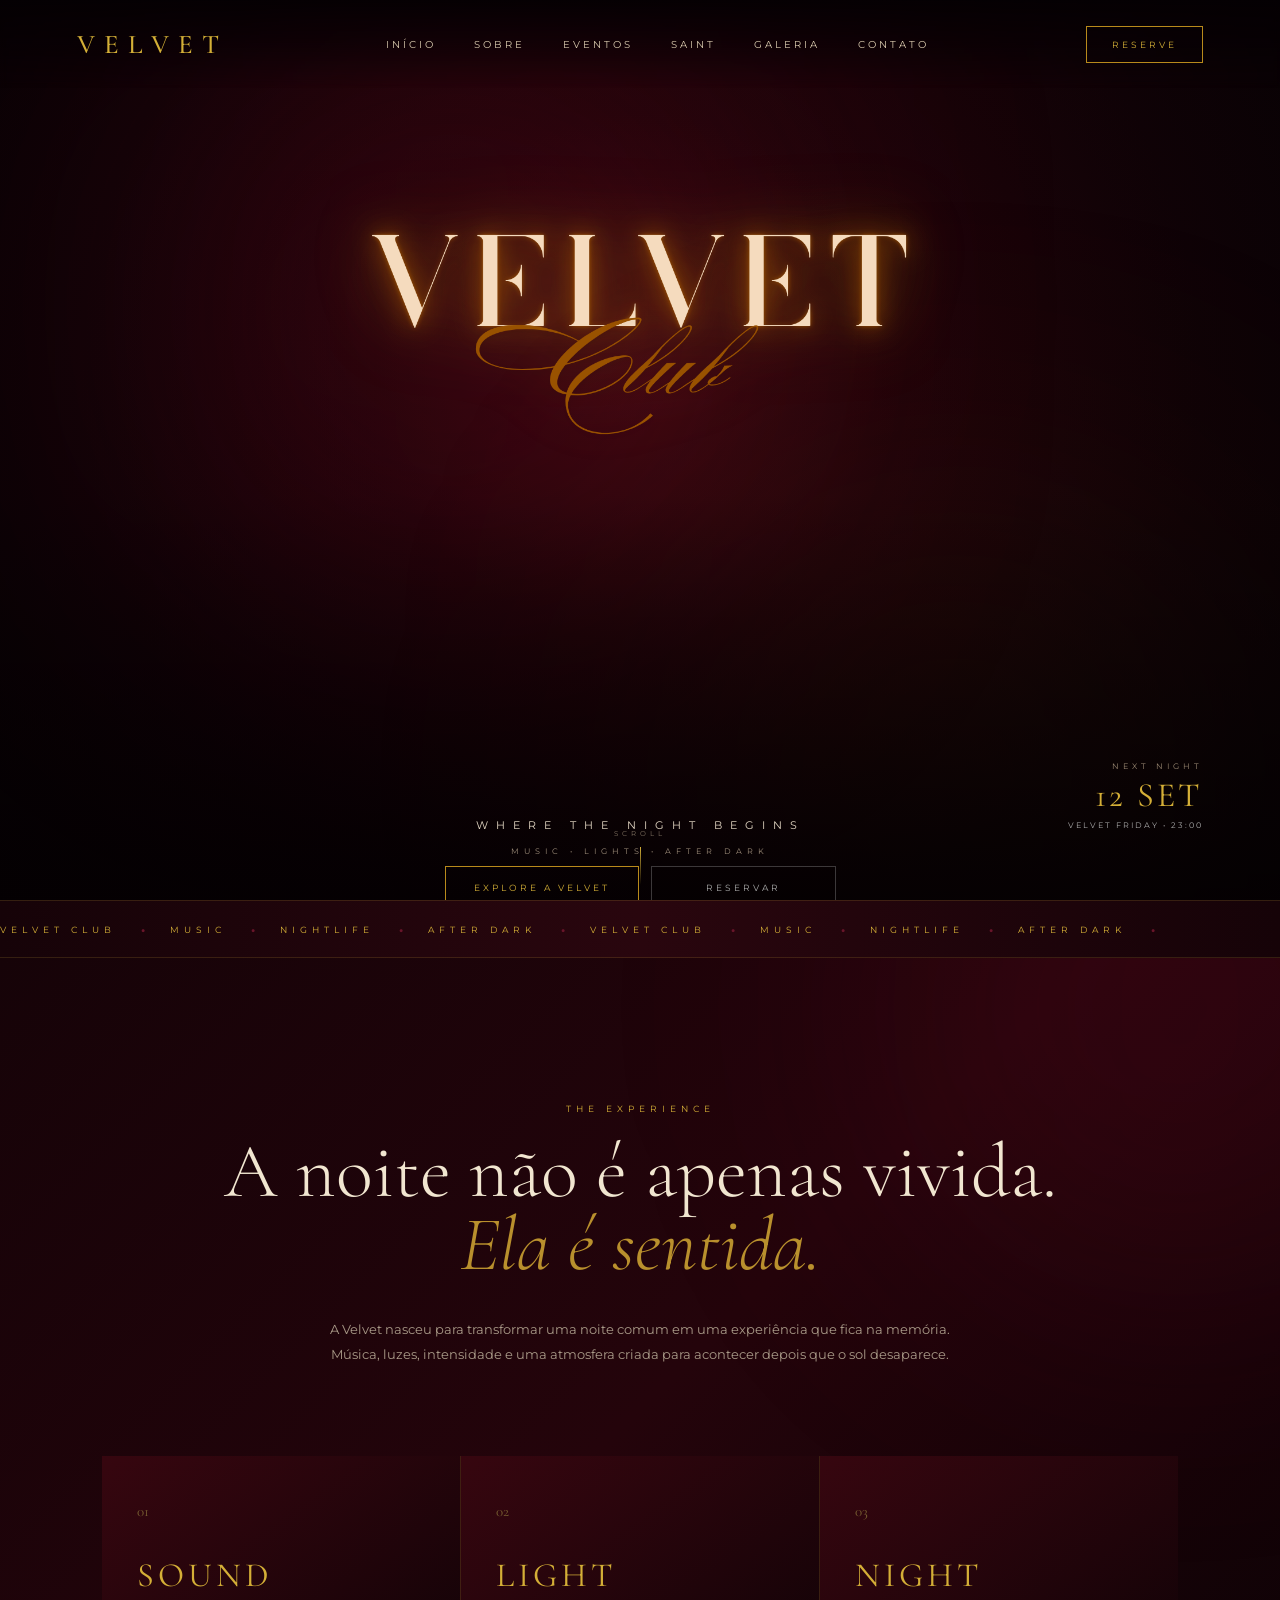
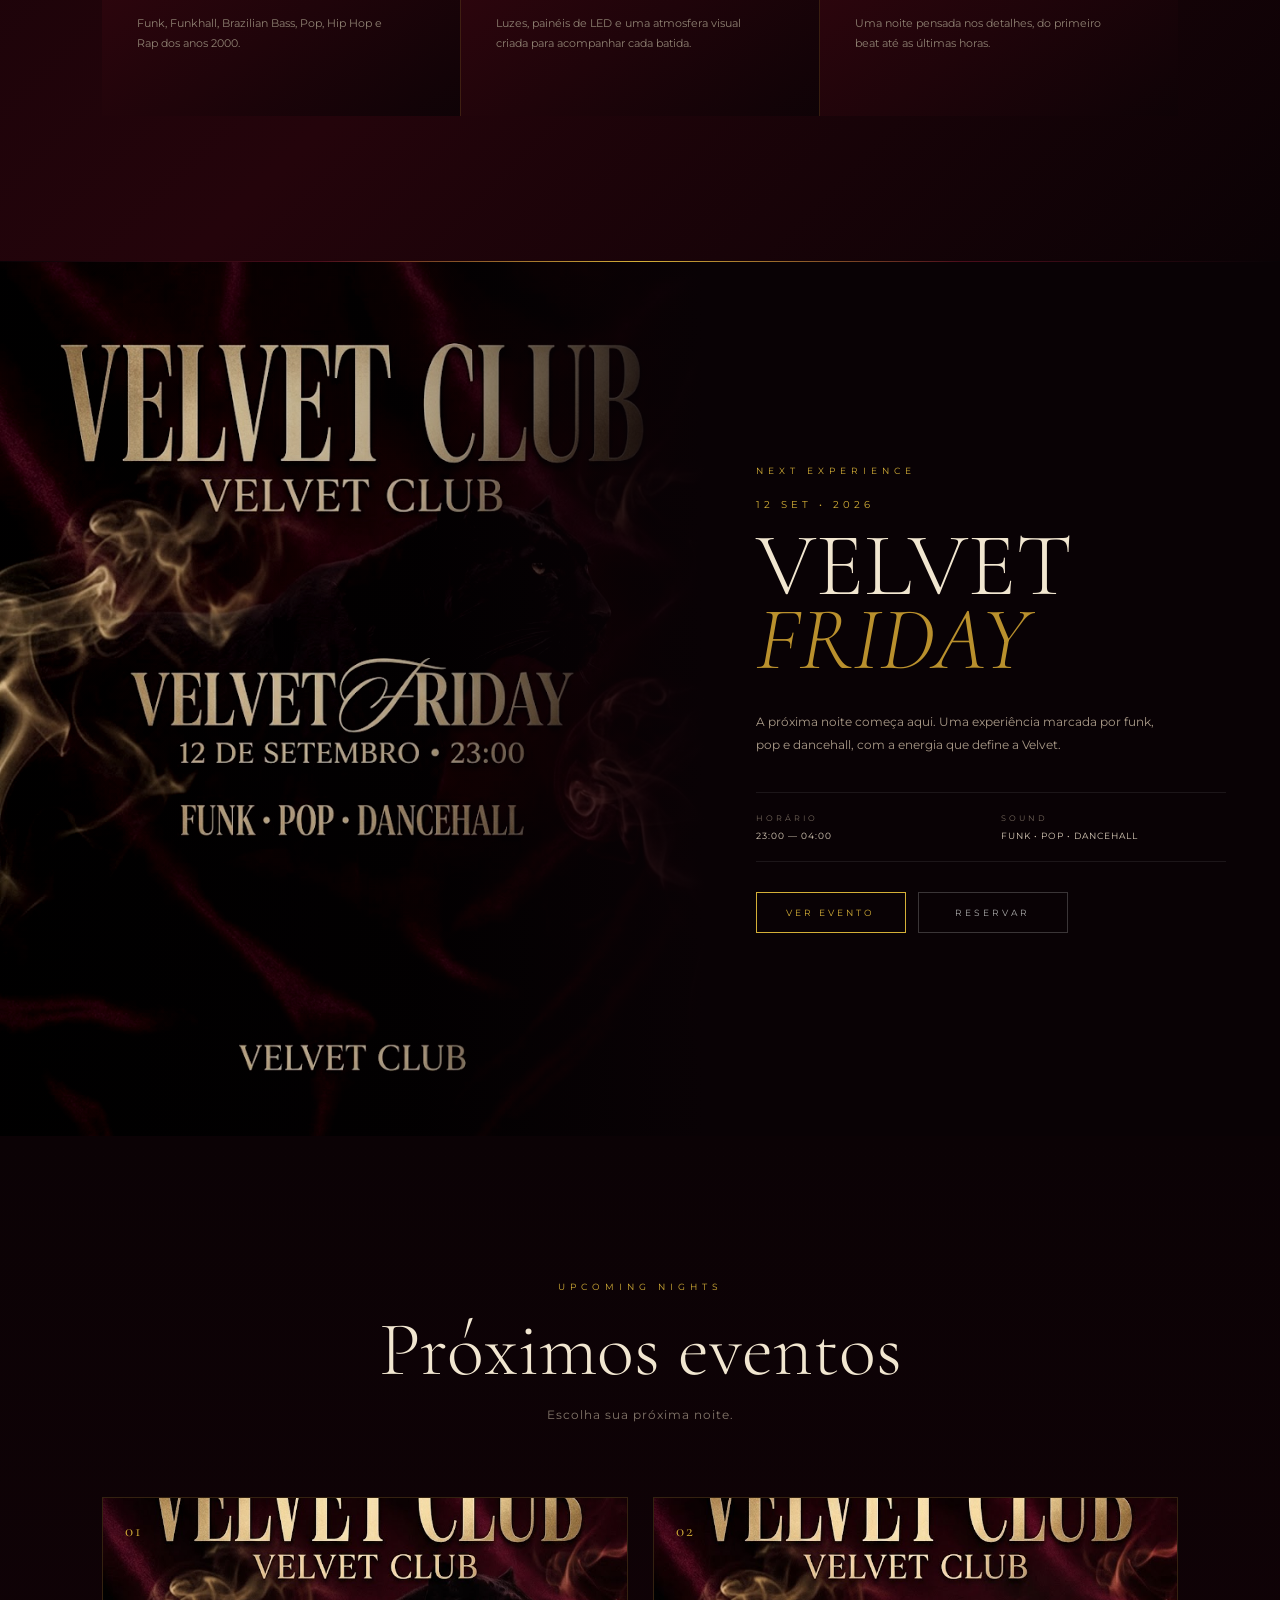
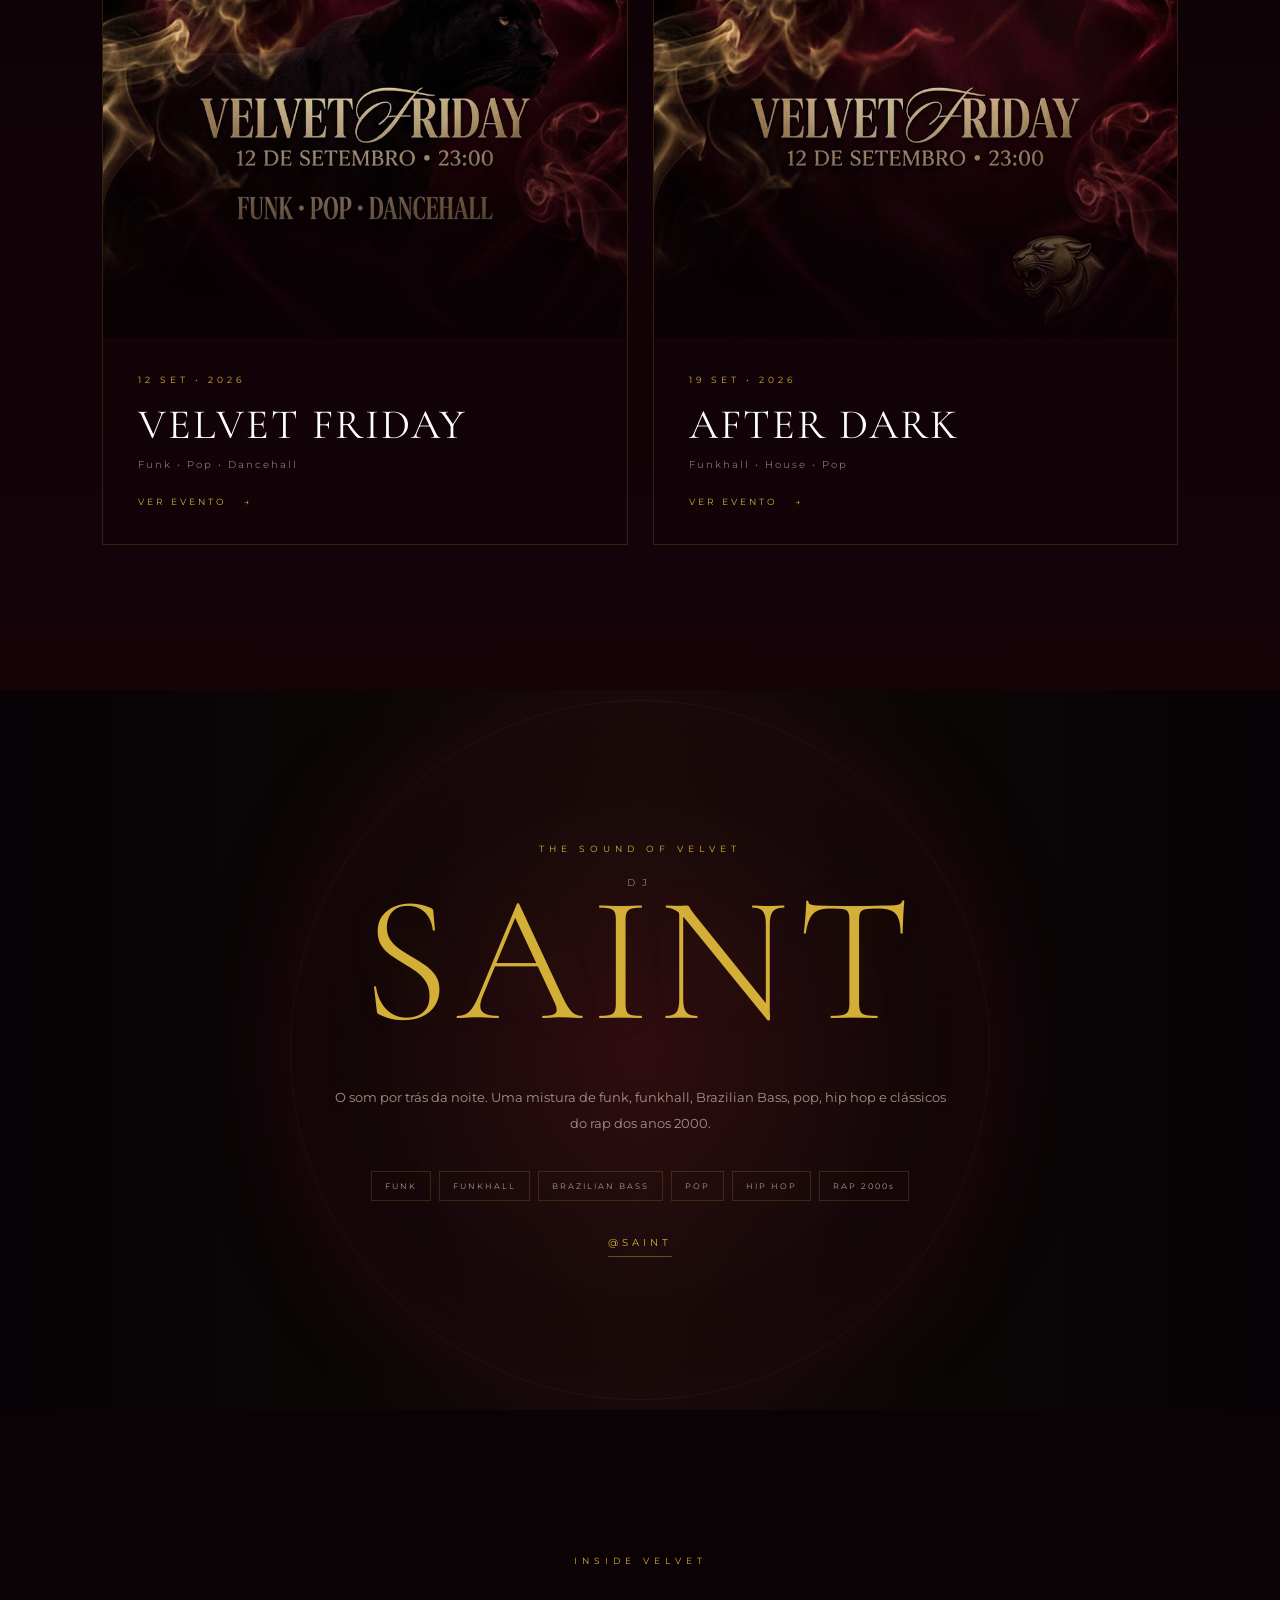
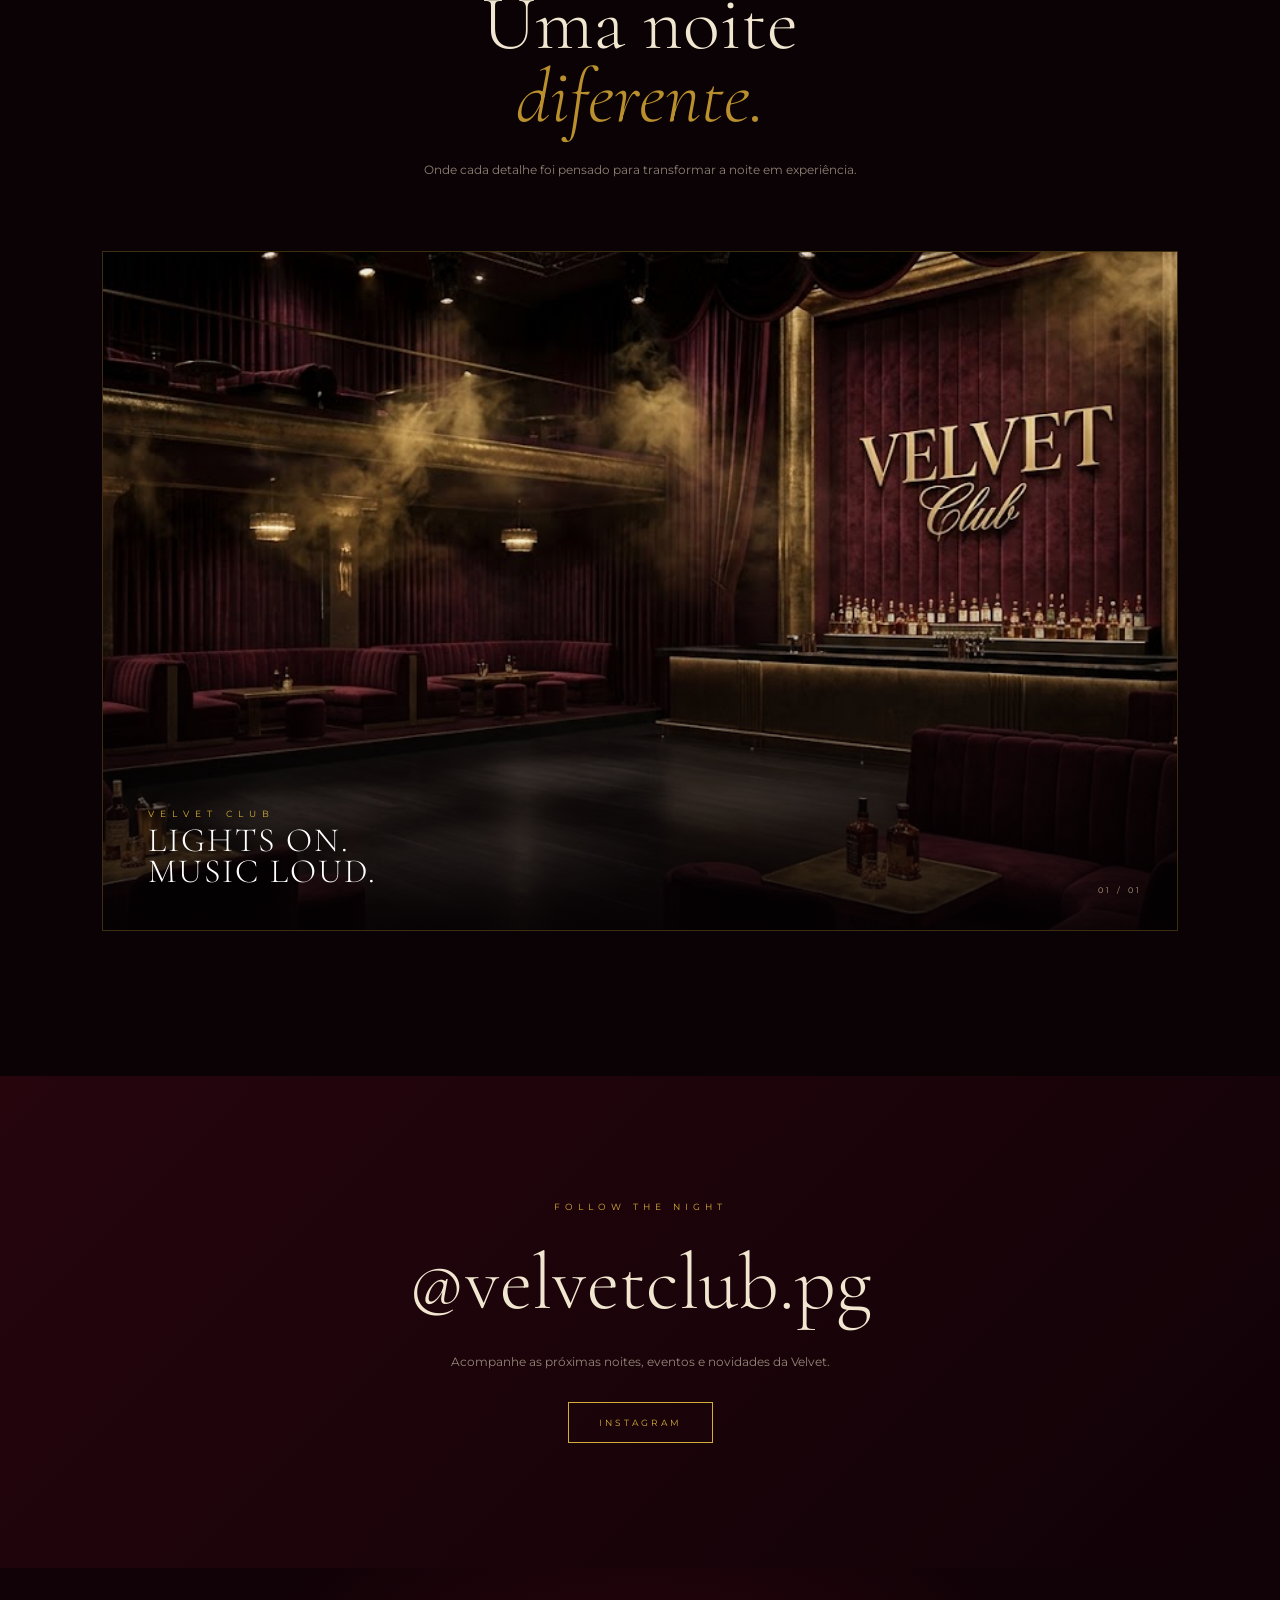
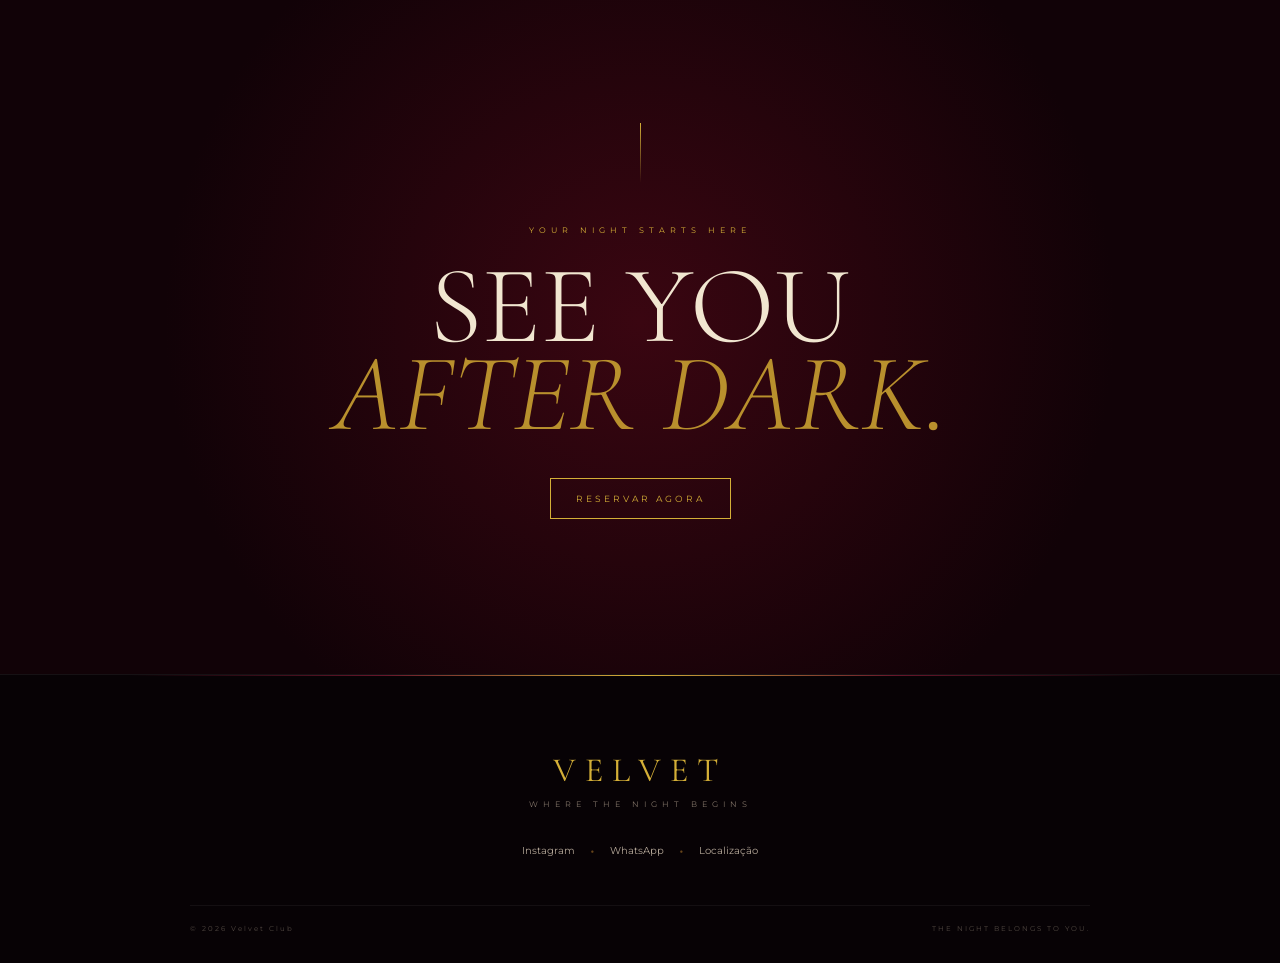
<file: index.html>
<!DOCTYPE html>
<html lang="pt-BR">

<head>

    <meta charset="UTF-8">

    <meta
        name="viewport"
        content="width=device-width, initial-scale=1.0"
    >

    <meta
        name="description"
        content="Velvet Club — Onde a noite começa."
    >

    <title>Velvet Club — Where The Night Begins</title>

    <link
        rel="stylesheet"
        href="velvet.css"
    >
<link rel="icon" type="image/png" href="favicon.png">
</head>


<body>


<!-- =====================================================
     NAVBAR
===================================================== -->

<header class="navbar">

    <a
        href="#inicio"
        class="mini-logo"
    >
        VELVET
    </a>


    <nav>

        <a href="#inicio">
            Início
        </a>

        <a href="#sobre">
            Sobre
        </a>

        <a href="#eventos">
            Eventos
        </a>

        <a href="#saint">
            Saint
        </a>

        <a href="#galeria">
            Galeria
        </a>

        <a href="#contato">
            Contato
        </a>

    </nav>


    <a
        href="reserva.html"
        class="nav-button"
    >
        RESERVE
    </a>

</header>



<main>


<!-- =====================================================
     HERO
===================================================== -->

<section
    id="inicio"
    class="hero"
>


    <div class="hero-glow glow-one"></div>

    <div class="hero-glow glow-two"></div>


    <div class="hero-lines"></div>


    <div class="hero-overlay"></div>


    <div class="hero-content">


        <span class="hero-topline">
            PONTA GROSSA • PR
        </span>


        <img
            src="2WELVE.png"
            alt="Velvet Club"
            class="main-logo"
        >


        <p class="hero-subtitle">
            WHERE THE NIGHT BEGINS
        </p>


        <p class="hero-description">
            MUSIC • LIGHTS • AFTER DARK
        </p>


        <div class="hero-buttons">

            <a
                href="#eventos"
                class="hero-button"
            >
                EXPLORE A VELVET
            </a>


            <a
                href="reserva.html"
                class="hero-button secondary"
            >
                RESERVAR
            </a>

        </div>


    </div>


    <div class="hero-event">

        <span>
            NEXT NIGHT
        </span>

        <strong>
            12 SET
        </strong>

        <small>
            VELVET FRIDAY • 23:00
        </small>

    </div>


    <div class="scroll-indicator">

        <span>
            SCROLL
        </span>

        <i></i>

    </div>


</section>



<!-- =====================================================
     MARQUEE
===================================================== -->

<div class="marquee">

    <div class="marquee-track">

        <span>VELVET CLUB</span>
        <b>•</b>

        <span>MUSIC</span>
        <b>•</b>

        <span>NIGHTLIFE</span>
        <b>•</b>

        <span>AFTER DARK</span>
        <b>•</b>

        <span>VELVET CLUB</span>
        <b>•</b>

        <span>MUSIC</span>
        <b>•</b>

        <span>NIGHTLIFE</span>
        <b>•</b>

        <span>AFTER DARK</span>
        <b>•</b>

    </div>

</div>



<!-- =====================================================
     EXPERIENCE
===================================================== -->

<section
    id="sobre"
    class="experience"
>


    <div class="experience-header">

        <span class="section-label">
            THE EXPERIENCE
        </span>


        <h2>

            A noite não é apenas vivida.

            <span>
                Ela é sentida.
            </span>

        </h2>


        <p>
            A Velvet nasceu para transformar uma noite comum
            em uma experiência que fica na memória.
            Música, luzes, intensidade e uma atmosfera
            criada para acontecer depois que o sol desaparece.
        </p>

    </div>



    <div class="experience-grid">


        <article class="experience-item">

            <span class="experience-number">
                01
            </span>

            <h3>
                SOUND
            </h3>

            <p>
                Funk, Funkhall, Brazilian Bass,
                Pop, Hip Hop e Rap dos anos 2000.
            </p>

        </article>



        <article class="experience-item">

            <span class="experience-number">
                02
            </span>

            <h3>
                LIGHT
            </h3>

            <p>
                Luzes, painéis de LED e uma atmosfera
                visual criada para acompanhar cada batida.
            </p>

        </article>



        <article class="experience-item">

            <span class="experience-number">
                03
            </span>

            <h3>
                NIGHT
            </h3>

            <p>
                Uma noite pensada nos detalhes,
                do primeiro beat até as últimas horas.
            </p>

        </article>


    </div>


</section>



<!-- =====================================================
     DIVISÓRIA
===================================================== -->

<div class="section-divider">

    <span></span>

</div>



<!-- =====================================================
     NEXT NIGHT
===================================================== -->

<section class="next-night">


    <div class="next-night-image">

        <img
            src="evento1.jpg"
            alt="Velvet Friday"
        >

        <div class="next-image-overlay"></div>

    </div>


    <div class="next-night-content">


        <span class="section-label">
            NEXT EXPERIENCE
        </span>


        <span class="next-date">
            12 SET • 2026
        </span>


        <h2>
            VELVET
            <span>
                FRIDAY
            </span>
        </h2>


        <p class="next-description">

            A próxima noite começa aqui.

            Uma experiência marcada por
            funk, pop e dancehall,
            com a energia que define a Velvet.

        </p>


        <div class="next-details">

            <div>

                <span>
                    HORÁRIO
                </span>

                <strong>
                    23:00 — 04:00
                </strong>

            </div>


            <div>

                <span>
                    SOUND
                </span>

                <strong>
                    FUNK • POP • DANCEHALL
                </strong>

            </div>

        </div>


        <div class="next-buttons">

            <button
                onclick="abrirEvento('evento1')"
                class="gold-button"
            >
                VER EVENTO
            </button>


            <a
                href="reserva.html"
                class="outline-button"
            >
                RESERVAR
            </a>

        </div>


    </div>


</section>



<!-- =====================================================
     EVENTOS
===================================================== -->

<section
    id="eventos"
    class="events"
>


    <div class="section-heading">

        <span class="section-label">
            UPCOMING NIGHTS
        </span>


        <h2>
            Próximos eventos
        </h2>


        <p>
            Escolha sua próxima noite.
        </p>

    </div>



    <div class="event-grid">


        <!-- EVENTO 1 -->

        <article class="event-card">


            <div class="event-image">

                <img
                    src="evento1.jpg"
                    alt="Velvet Friday"
                >


                <div class="event-image-number">
                    01
                </div>


                <div class="event-image-gradient"></div>

            </div>


            <div class="event-card-content">


                <span class="event-date">
                    12 SET • 2026
                </span>


                <h3>
                    VELVET FRIDAY
                </h3>


                <p>
                    Funk • Pop • Dancehall
                </p>


                <button
                    onclick="abrirEvento('evento1')"
                    class="event-card-button"
                >
                    VER EVENTO
                    <span>→</span>
                </button>

            </div>


        </article>



        <!-- EVENTO 2 -->

        <article class="event-card">


            <div class="event-image">

                <img
                    src="evento2.png"
                    alt="After Dark"
                >


                <div class="event-image-number">
                    02
                </div>


                <div class="event-image-gradient"></div>

            </div>


            <div class="event-card-content">


                <span class="event-date">
                    19 SET • 2026
                </span>


                <h3>
                    AFTER DARK
                </h3>


                <p>
                    Funkhall • House • Pop
                </p>


                <button
                    onclick="abrirEvento('evento2')"
                    class="event-card-button"
                >
                    VER EVENTO
                    <span>→</span>
                </button>

            </div>


        </article>


    </div>


</section>



<!-- =====================================================
     SAINT
===================================================== -->

<section
    id="saint"
    class="saint-section"
>


    <div class="saint-background">

        <div class="saint-glow"></div>

    </div>


    <div class="saint-content">


        <span class="section-label">
            THE SOUND OF VELVET
        </span>


        <div class="saint-title">

            <small>
                DJ
            </small>

            <h2>
                SAINT
            </h2>

        </div>


        <p class="saint-text">

            O som por trás da noite.

            Uma mistura de funk, funkhall,
            Brazilian Bass, pop, hip hop
            e clássicos do rap dos anos 2000.

        </p>


        <div class="saint-genres">

            <span>
                FUNK
            </span>

            <span>
                FUNKHALL
            </span>

            <span>
                BRAZILIAN BASS
            </span>

            <span>
                POP
            </span>

            <span>
                HIP HOP
            </span>

            <span>
                RAP 2000s
            </span>

        </div>


        <a
            href="https://www.instagram.com/"
            target="_blank"
            class="saint-instagram"
        >
            @SAINT
        </a>


    </div>


</section>



<!-- =====================================================
     GALERIA
===================================================== -->

<section
    id="galeria"
    class="gallery"
>


    <div class="gallery-header">


        <span class="section-label">
            INSIDE VELVET
        </span>


        <h2>
            Uma noite
            <span>
                diferente.
            </span>
        </h2>


        <p>
            Onde cada detalhe foi pensado para transformar
            a noite em experiência.
        </p>


    </div>



    <div class="gallery-main">


        <img
            src="boate.png"
            alt="Interior da Velvet Club"
        >


        <div class="gallery-dark"></div>


        <div class="gallery-caption">

            <span>
                VELVET CLUB
            </span>

            <strong>
                LIGHTS ON.
                <br>
                MUSIC LOUD.
            </strong>

        </div>


        <div class="gallery-corner">
            01 / 01
        </div>


    </div>


</section>



<!-- =====================================================
     INSTAGRAM
===================================================== -->

<section class="social-section">


    <span class="section-label">
        FOLLOW THE NIGHT
    </span>


    <h2>
        @velvetclub.pg
    </h2>


    <p>
        Acompanhe as próximas noites,
        eventos e novidades da Velvet.
    </p>


    <a
        href="https://www.instagram.com/velvetclub.pg/"
        target="_blank"
        class="social-button"
    >
        INSTAGRAM
    </a>


</section>



<!-- =====================================================
     CTA FINAL
===================================================== -->

<section class="final-cta">


    <div class="final-cta-line"></div>


    <span>
        YOUR NIGHT STARTS HERE
    </span>


    <h2>
        SEE YOU
        <em>
            AFTER DARK.
        </em>
    </h2>


    <a
        href="reserva.html"
        class="gold-button"
    >
        RESERVAR AGORA
    </a>


</section>


</main>



<!-- =====================================================
     MODAL EVENTO 1
===================================================== -->

<div
    id="evento1"
    class="evento-modal"
>


    <div
        class="modal-overlay"
        onclick="fecharEvento('evento1')"
    ></div>


    <div class="modal-box">


        <button
            class="modal-close"
            onclick="fecharEvento('evento1')"
            aria-label="Fechar"
        >
            ×
        </button>


        <div class="modal-event-image">

            <img
                src="evento1.jpg"
                alt="Velvet Friday"
            >

            <div class="modal-image-overlay"></div>


            <div class="modal-event-number">
                01
            </div>

        </div>


        <div class="modal-conteudo">


            <span class="modal-categoria">
                VELVET CLUB PRESENTS
            </span>


            <h2>
                VELVET
                <span>
                    FRIDAY
                </span>
            </h2>


            <div class="modal-meta">


                <div>

                    <span>
                        DATA
                    </span>

                    <strong>
                        12 SET 2026
                    </strong>

                </div>


                <div>

                    <span>
                        HORÁRIO
                    </span>

                    <strong>
                        23:00 — 04:00
                    </strong>

                </div>


                <div>

                    <span>
                        SOUND
                    </span>

                    <strong>
                        FUNK • POP • DANCEHALL
                    </strong>

                </div>


            </div>


            <div class="modal-divider"></div>


            <div class="modal-description">

                <p>
                    A sexta-feira ganha outro ritmo.
                    Uma noite de funk, pop e dancehall
                    dentro da atmosfera Velvet.
                </p>

            </div>


            <h4 class="lineup-title">
                LINE-UP
            </h4>


            <div class="dj-lineup">


                <div class="dj-item">


                    <div class="dj-horario">
                        23:00 — 01:30
                    </div>


                    <div class="dj-principal">

                        <strong class="dj-nome">
                            SAINT
                        </strong>


                        <a
                            href="https://www.instagram.com/"
                            target="_blank"
                            class="dj-instagram"
                        >
                            @SAINT
                        </a>

                    </div>


                    <div class="dj-estilo">
                        FUNK • POP • DANCEHALL
                    </div>


                </div>


                <div class="dj-item">


                    <div class="dj-horario">
                        01:30 — 04:00
                    </div>


                    <div class="dj-principal">

                        <strong class="dj-nome">
                            VELVET DJ
                        </strong>

                        <span class="dj-instagram">
                            RESIDENT
                        </span>

                    </div>


                    <div class="dj-estilo">
                        DANCE • POP • NIGHT
                    </div>


                </div>


            </div>


            <div class="modal-bottom">


                <span class="modal-event-code">
                    VELVET / 01
                </span>


                <a
                    href="reserva.html"
                    class="modal-reserva"
                >
                    RESERVAR AGORA
                </a>


            </div>


        </div>


    </div>


</div>



<!-- =====================================================
     MODAL EVENTO 2
===================================================== -->

<div
    id="evento2"
    class="evento-modal"
>


    <div
        class="modal-overlay"
        onclick="fecharEvento('evento2')"
    ></div>


    <div class="modal-box">


        <button
            class="modal-close"
            onclick="fecharEvento('evento2')"
            aria-label="Fechar"
        >
            ×
        </button>


        <div class="modal-event-image">

            <img
                src="evento2.png"
                alt="After Dark"
            >

            <div class="modal-image-overlay"></div>


            <div class="modal-event-number">
                02
            </div>

        </div>


        <div class="modal-conteudo">


            <span class="modal-categoria">
                VELVET CLUB PRESENTS
            </span>


            <h2>
                AFTER
                <span>
                    DARK
                </span>
            </h2>


            <div class="modal-meta">


                <div>

                    <span>
                        DATA
                    </span>

                    <strong>
                        19 SET 2026
                    </strong>

                </div>


                <div>

                    <span>
                        HORÁRIO
                    </span>

                    <strong>
                        23:00 — 04:00
                    </strong>

                </div>


                <div>

                    <span>
                        SOUND
                    </span>

                    <strong>
                        FUNKHALL • HOUSE • POP
                    </strong>

                </div>


            </div>


            <div class="modal-divider"></div>


            <div class="modal-description">

                <p>
                    Quando a cidade desacelera,
                    a Velvet começa.
                    Uma noite marcada por funkhall,
                    house e pop.
                </p>

            </div>


            <h4 class="lineup-title">
                LINE-UP
            </h4>


            <div class="dj-lineup">


                <div class="dj-item">


                    <div class="dj-horario">
                        23:00 — 01:30
                    </div>


                    <div class="dj-principal">

                        <strong class="dj-nome">
                            SAINT
                        </strong>


                        <a
                            href="https://www.instagram.com/"
                            target="_blank"
                            class="dj-instagram"
                        >
                            @SAINT
                        </a>

                    </div>


                    <div class="dj-estilo">
                        FUNKHALL • POP • BASS
                    </div>


                </div>


                <div class="dj-item">


                    <div class="dj-horario">
                        01:30 — 04:00
                    </div>


                    <div class="dj-principal">

                        <strong class="dj-nome">
                            VELVET DJ
                        </strong>

                        <span class="dj-instagram">
                            RESIDENT
                        </span>

                    </div>


                    <div class="dj-estilo">
                        HOUSE • POP • AFTER DARK
                    </div>


                </div>


            </div>


            <div class="modal-bottom">


                <span class="modal-event-code">
                    VELVET / 02
                </span>


                <a
                    href="reserva.html"
                    class="modal-reserva"
                >
                    RESERVAR AGORA
                </a>


            </div>


        </div>


    </div>


</div>



<!-- =====================================================
     FOOTER
===================================================== -->

<footer
    id="contato"
    class="footer"
>


    <div class="footer-top">


        <h2>
            VELVET
        </h2>


        <p>
            WHERE THE NIGHT BEGINS
        </p>


    </div>


    <div class="footer-links">


        <a
            href="https://www.instagram.com/velvetclub.pg/"
            target="_blank"
        >
            Instagram
        </a>


        <span>
            •
        </span>


        <a
            href="https://wa.me/5542998765432"
            target="_blank"
        >
            WhatsApp
        </a>


        <span>
            •
        </span>


        <a
            href="https://www.google.com/maps/search/?api=1&query=Rua+XV+de+Novembro%2C+850%2C+Centro%2C+Ponta+Grossa%2C+PR"
            target="_blank"
        >
            Localização
        </a>


    </div>


    <div class="footer-bottom">

        <span>
            © 2026 Velvet Club
        </span>

        <span>
            THE NIGHT BELONGS TO YOU.
        </span>

    </div>


</footer>



<!-- =====================================================
     JAVASCRIPT
===================================================== -->

<script>

function abrirEvento(id) {

    const modal = document.getElementById(id);

    if (!modal) return;

    modal.classList.add("ativo");

    document.body.classList.add("modal-aberto");

}


function fecharEvento(id) {

    const modal = document.getElementById(id);

    if (!modal) return;

    modal.classList.remove("ativo");

    document.body.classList.remove("modal-aberto");

}


document.addEventListener("keydown", function(event) {

    if (event.key === "Escape") {

        document
            .querySelectorAll(".evento-modal.ativo")
            .forEach(function(modal) {

                modal.classList.remove("ativo");

            });

        document.body.classList.remove("modal-aberto");

    }

});


</script>


</body>

</html>
</file>
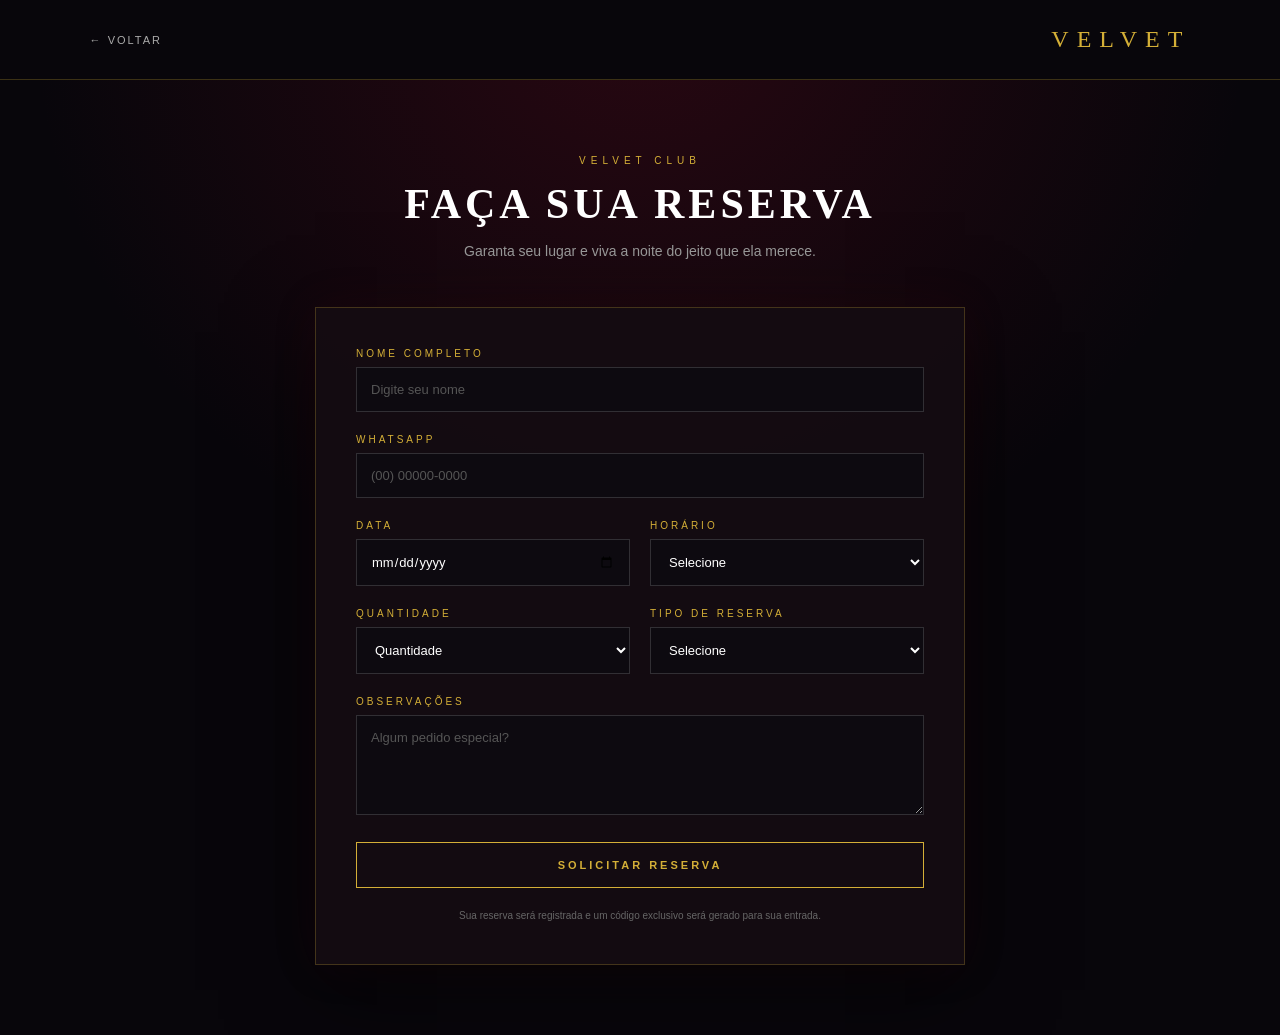
<file: reserva.html>
<!DOCTYPE html>
<html lang="pt-BR">

<head>
    <meta charset="UTF-8">
    <meta name="viewport" content="width=device-width, initial-scale=1.0">

    <title>Reserva | Velvet Club</title>
    <link rel="icon" type="image/png" href="favicon.png">
<link rel="icon" type="image/png" href="favicon.png">
    <style>

        * {
            margin: 0;
            padding: 0;
            box-sizing: border-box;
        }

        body {
            min-height: 100vh;

            background:
                radial-gradient(
                    circle at top,
                    rgba(100, 10, 30, 0.35),
                    transparent 50%
                ),
                #08060b;

            color: white;

            font-family: Arial, sans-serif;
        }


        /* =========================
           HEADER
        ========================= */

        .reserva-header {
            height: 80px;

            display: flex;
            align-items: center;
            justify-content: space-between;

            padding: 0 7%;

            background: #08060b;

            border-bottom: 1px solid rgba(212, 175, 55, 0.25);
        }


        .voltar {
            color: #aaa;

            text-decoration: none;

            font-size: 11px;

            letter-spacing: 2px;

            transition: 0.3s;
        }


        .voltar:hover {
            color: #d4af37;
        }


        .logo {
            color: #d4af37;

            font-family: Georgia, serif;

            font-size: 24px;

            letter-spacing: 8px;
        }


        /* =========================
           CONTAINER
        ========================= */

        .reserva-container {
            min-height: calc(100vh - 80px);

            padding: 70px 20px;

            display: flex;

            flex-direction: column;

            align-items: center;
        }


        /* =========================
           INTRODUÇÃO
        ========================= */

        .reserva-intro {
            text-align: center;

            margin-bottom: 45px;
        }


        .reserva-intro span {
            color: #d4af37;

            font-size: 10px;

            letter-spacing: 5px;
        }


        .reserva-intro h1 {
            margin: 12px 0;

            color: white;

            font-family: Georgia, serif;

            font-size: 42px;

            letter-spacing: 4px;
        }


        .reserva-intro p {
            color: #999;

            font-size: 14px;

            line-height: 1.6;
        }


        /* =========================
           FORMULÁRIO
        ========================= */

        .reserva-form {
            width: 100%;

            max-width: 650px;

            padding: 40px;

            background: rgba(20, 12, 18, 0.9);

            border: 1px solid rgba(212, 175, 55, 0.25);

            box-shadow:
                0 25px 80px rgba(0, 0, 0, 0.6),
                0 0 40px rgba(100, 10, 30, 0.15);
        }


        /* =========================
           CAMPOS
        ========================= */

        .campo {
            display: flex;

            flex-direction: column;

            margin-bottom: 22px;
        }


        .campo label {
            margin-bottom: 8px;

            color: #d4af37;

            font-size: 10px;

            letter-spacing: 3px;
        }


        .campo input,
        .campo select,
        .campo textarea {

            width: 100%;

            padding: 14px;

            border: 1px solid rgba(255, 255, 255, 0.15);

            outline: none;

            background: #0d0a10;

            color: white;

            font-family: Arial, sans-serif;

            font-size: 13px;

            transition: 0.3s;
        }


        .campo input:focus,
        .campo select:focus,
        .campo textarea:focus {

            border-color: #d4af37;

            box-shadow:
                0 0 10px rgba(212, 175, 55, 0.08);
        }


        .campo input::placeholder,
        .campo textarea::placeholder {

            color: #555;
        }


        .campo textarea {

            min-height: 100px;

            resize: vertical;
        }


        /* =========================
           DUAS COLUNAS
        ========================= */

        .linha {

            display: grid;

            grid-template-columns: 1fr 1fr;

            gap: 20px;
        }


        /* =========================
           BOTÃO
        ========================= */

        .reserva-button {

            width: 100%;

            padding: 16px;

            margin-top: 5px;

            border: 1px solid #d4af37;

            background: transparent;

            color: #d4af37;

            font-size: 11px;

            font-weight: bold;

            letter-spacing: 3px;

            cursor: pointer;

            transition: 0.3s;
        }


        .reserva-button:hover {

            background: #d4af37;

            color: #08060b;

            box-shadow:
                0 0 25px rgba(212, 175, 55, 0.2);
        }


        /* =========================
           AVISO
        ========================= */

        .reserva-aviso {

            margin-top: 20px;

            color: #666;

            font-size: 10px;

            line-height: 1.6;

            text-align: center;
        }


        /* =========================
           CELULAR
        ========================= */

        @media (max-width: 650px) {

            .reserva-container {

                padding: 50px 15px;
            }


            .reserva-intro h1 {

                font-size: 30px;

                letter-spacing: 3px;
            }


            .reserva-form {

                padding: 25px 20px;
            }


            .linha {

                grid-template-columns: 1fr;

                gap: 0;
            }


            .logo {

                font-size: 18px;

                letter-spacing: 5px;
            }

        }

    </style>

</head>


<body>


    <!-- =========================
         CABEÇALHO
    ========================= -->

    <header class="reserva-header">

        <a href="index.html" class="voltar">
            ← VOLTAR
        </a>


        <div class="logo">
            VELVET
        </div>

    </header>



    <!-- =========================
         CONTEÚDO
    ========================= -->

    <main class="reserva-container">


        <!-- INTRODUÇÃO -->

        <div class="reserva-intro">

            <span>
                VELVET CLUB
            </span>


            <h1>
                FAÇA SUA RESERVA
            </h1>


            <p>
                Garanta seu lugar e viva a noite
                do jeito que ela merece.
            </p>

        </div>



        <!-- =========================
             FORMULÁRIO
        ========================= -->

        <form
            class="reserva-form"
            onsubmit="gerarReserva(event)"
        >


            <!-- NOME -->

            <div class="campo">

                <label for="nome">
                    NOME COMPLETO
                </label>


                <input
                    type="text"
                    id="nome"
                    placeholder="Digite seu nome"
                    required
                >

            </div>



            <!-- WHATSAPP -->

            <div class="campo">

                <label for="whatsapp">
                    WHATSAPP
                </label>


                <input
                    type="tel"
                    id="whatsapp"
                    placeholder="(00) 00000-0000"
                    required
                >

            </div>



            <!-- DATA + HORÁRIO -->

            <div class="linha">


                <div class="campo">

                    <label for="data">
                        DATA
                    </label>


                    <input
                        type="date"
                        id="data"
                        required
                    >

                </div>



                <div class="campo">

                    <label for="horario">
                        HORÁRIO
                    </label>


                    <select
                        id="horario"
                        required
                    >

                        <option value="">
                            Selecione
                        </option>

                        <option value="21:00">
                            21:00
                        </option>

                        <option value="22:00">
                            22:00
                        </option>

                        <option value="23:00">
                            23:00
                        </option>

                        <option value="00:00">
                            00:00
                        </option>

                        <option value="01:00">
                            01:00
                        </option>

                    </select>

                </div>

            </div>



            <!-- PESSOAS + TIPO -->

            <div class="linha">


                <div class="campo">

                    <label for="pessoas">
                        QUANTIDADE
                    </label>


                    <select
                        id="pessoas"
                        required
                    >

                        <option value="">
                            Quantidade
                        </option>

                        <option value="2 PESSOAS">
                            2 pessoas
                        </option>

                        <option value="4 PESSOAS">
                            4 pessoas
                        </option>

                        <option value="6 PESSOAS">
                            6 pessoas
                        </option>

                        <option value="8 PESSOAS">
                            8 pessoas
                        </option>

                        <option value="10 PESSOAS">
                            10 pessoas
                        </option>

                        <option value="15+ PESSOAS">
                            15+ pessoas
                        </option>

                    </select>

                </div>



                <div class="campo">

                    <label for="tipo">
                        TIPO DE RESERVA
                    </label>


                    <select
                        id="tipo"
                        required
                    >

                        <option value="">
                            Selecione
                        </option>

                        <option value="MESA">
                            Mesa
                        </option>

                        <option value="CAMAROTE">
                            Camarote
                        </option>

                        <option value="ÁREA VIP">
                            Área VIP
                        </option>

                    </select>

                </div>

            </div>



            <!-- OBSERVAÇÃO -->

            <div class="campo">

                <label for="observacao">
                    OBSERVAÇÕES
                </label>


                <textarea
                    id="observacao"
                    placeholder="Algum pedido especial?"
                ></textarea>

            </div>



            <!-- BOTÃO -->

            <button
                type="submit"
                class="reserva-button"
            >
                SOLICITAR RESERVA
            </button>



            <p class="reserva-aviso">
                Sua reserva será registrada e um código
                exclusivo será gerado para sua entrada.
            </p>


        </form>


    </main>



    <!-- =========================
         JAVASCRIPT
    ========================= -->

    <script>

        function gerarReserva(event) {

            event.preventDefault();


            // Pega os dados preenchidos

            const nome =
                document.getElementById("nome").value.trim();


            const whatsapp =
                document.getElementById("whatsapp").value.trim();


            const data =
                document.getElementById("data").value;


            const horario =
                document.getElementById("horario").value;


            const pessoas =
                document.getElementById("pessoas").value;


            const tipo =
                document.getElementById("tipo").value;


            const observacao =
                document.getElementById("observacao").value.trim();



            // Gera código único da reserva

            const codigo =
                "VLV-" +
                Math.floor(
                    100000 +
                    Math.random() * 900000
                );



            // Cria objeto da reserva

            const reserva = {

                nome: nome,

                whatsapp: whatsapp,

                data: data,

                horario: horario,

                pessoas: pessoas,

                tipo: tipo,

                observacao: observacao,

                codigo: codigo

            };



            // Salva a reserva no navegador

            localStorage.setItem(
                "reservaVelvet",
                JSON.stringify(reserva)
            );



            // Abre a página da reserva

            window.location.href =
                "minha-reserva.html";

        }

    </script>


</body>

</html>
</file>
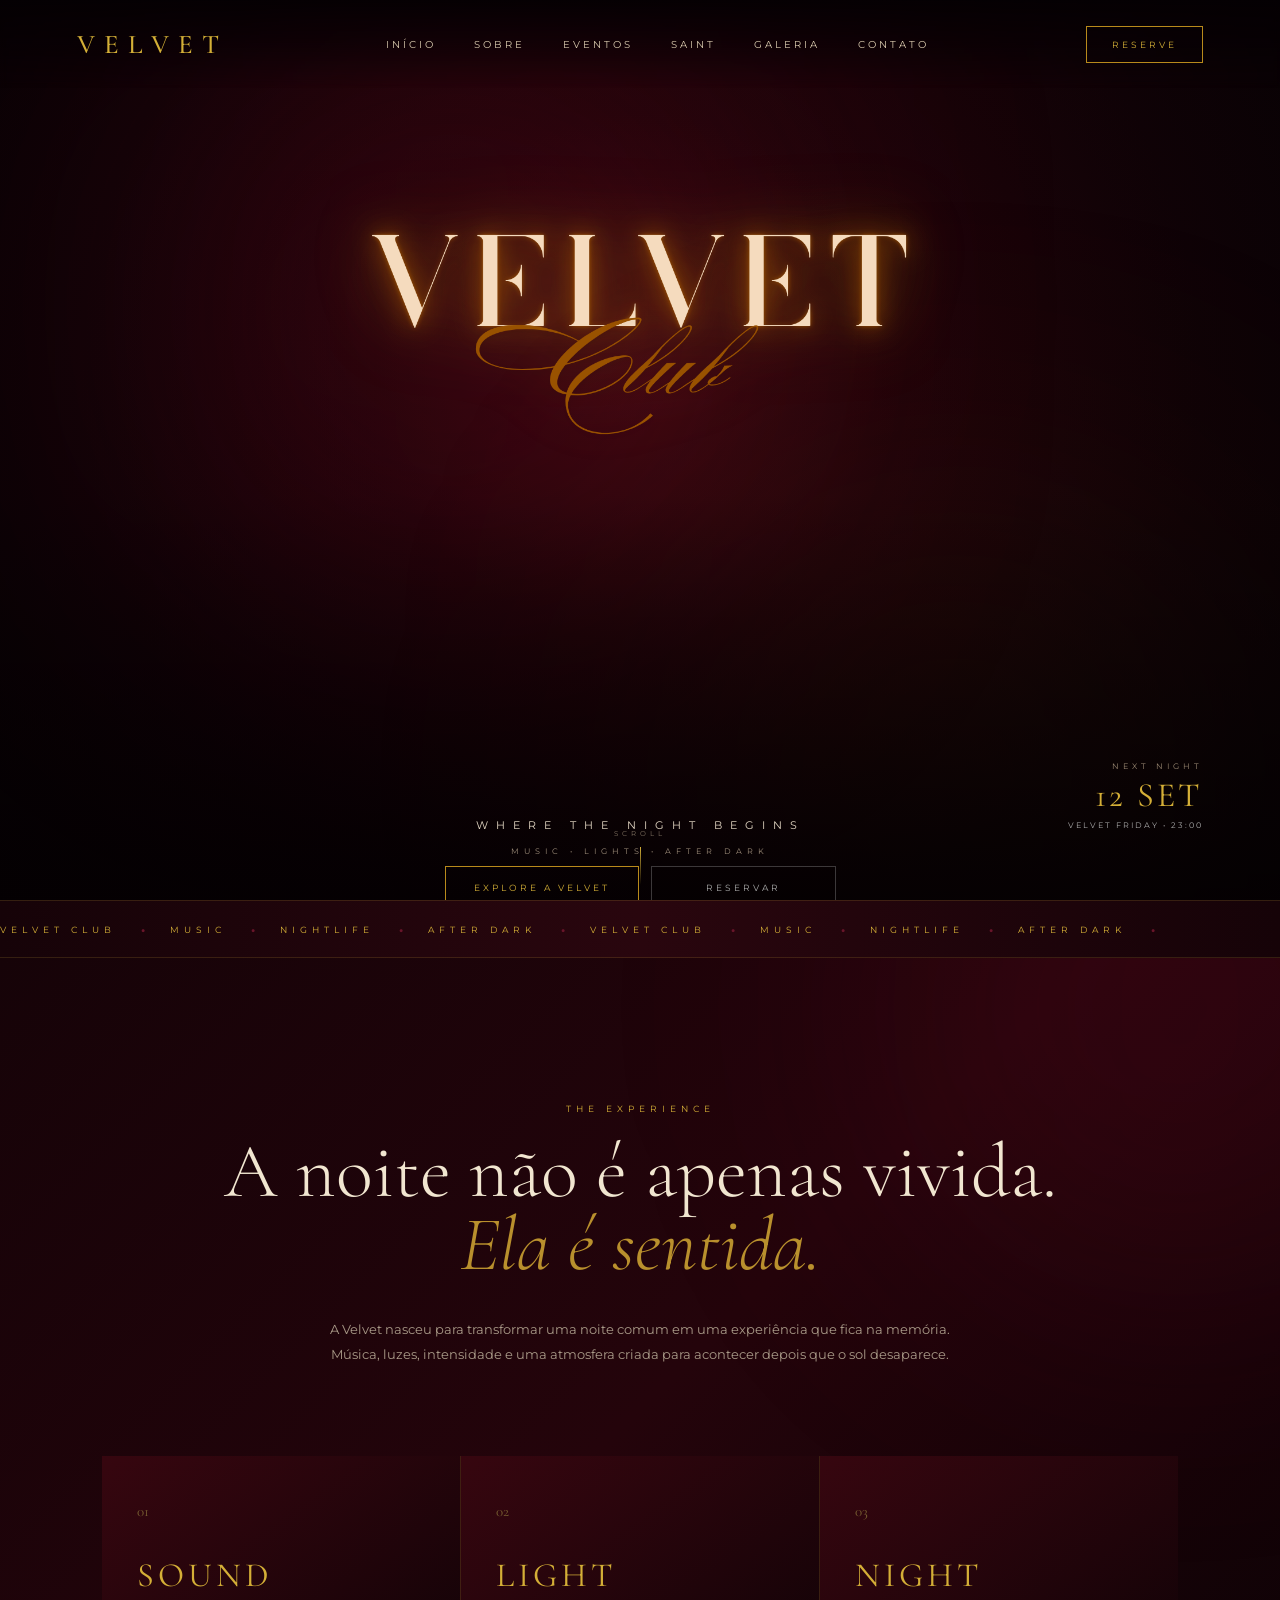
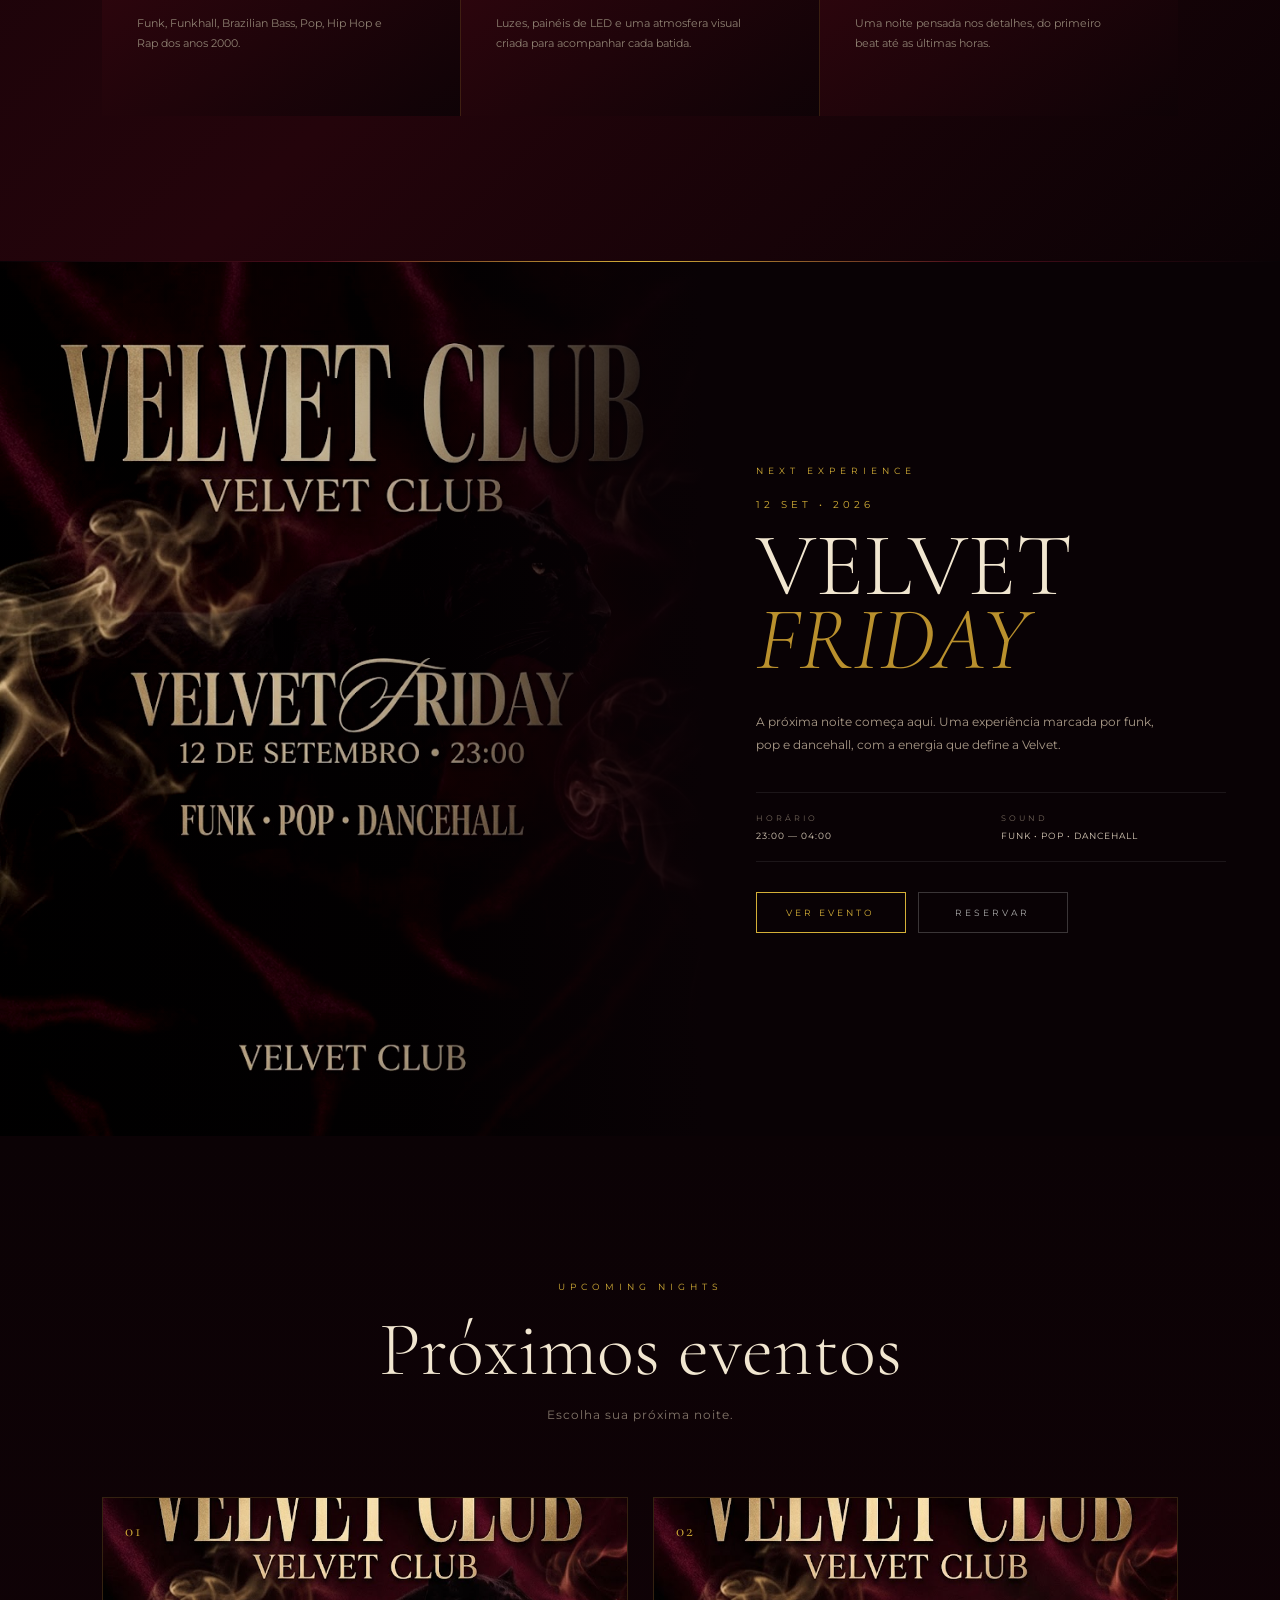
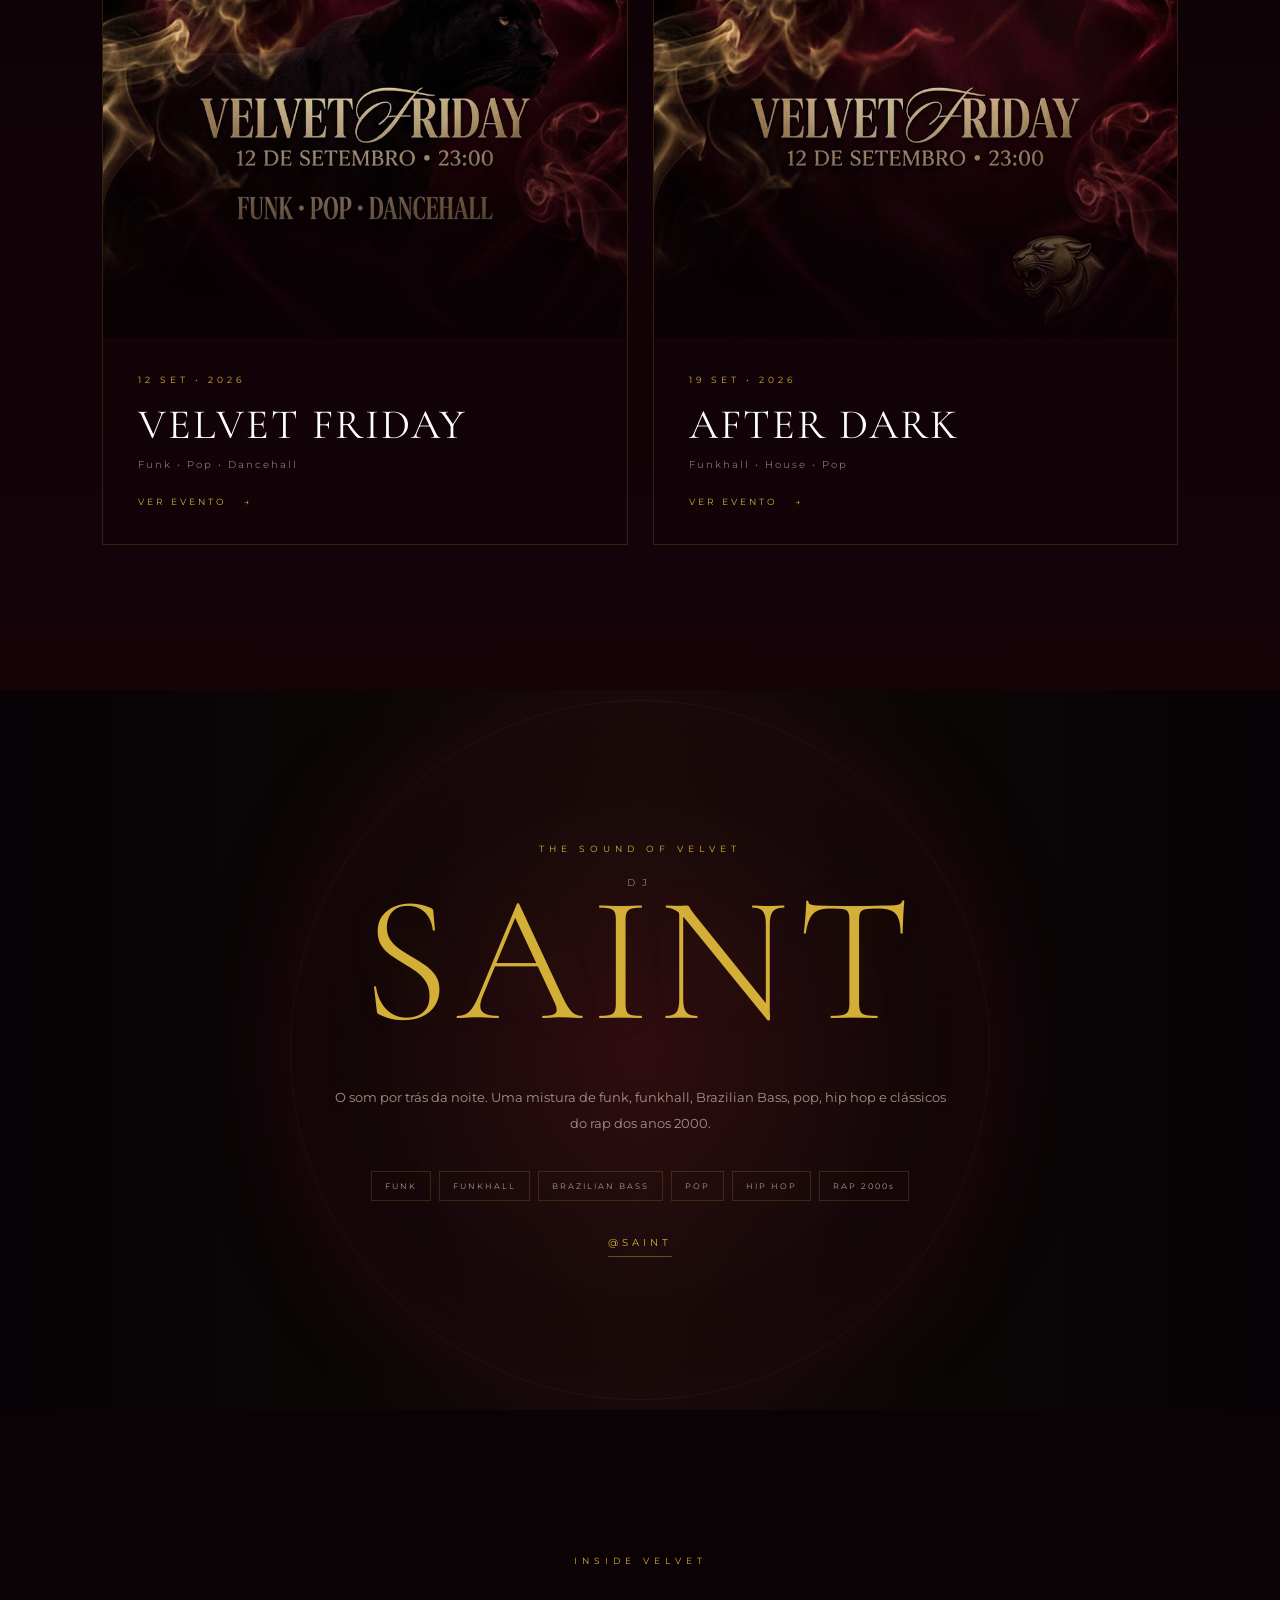
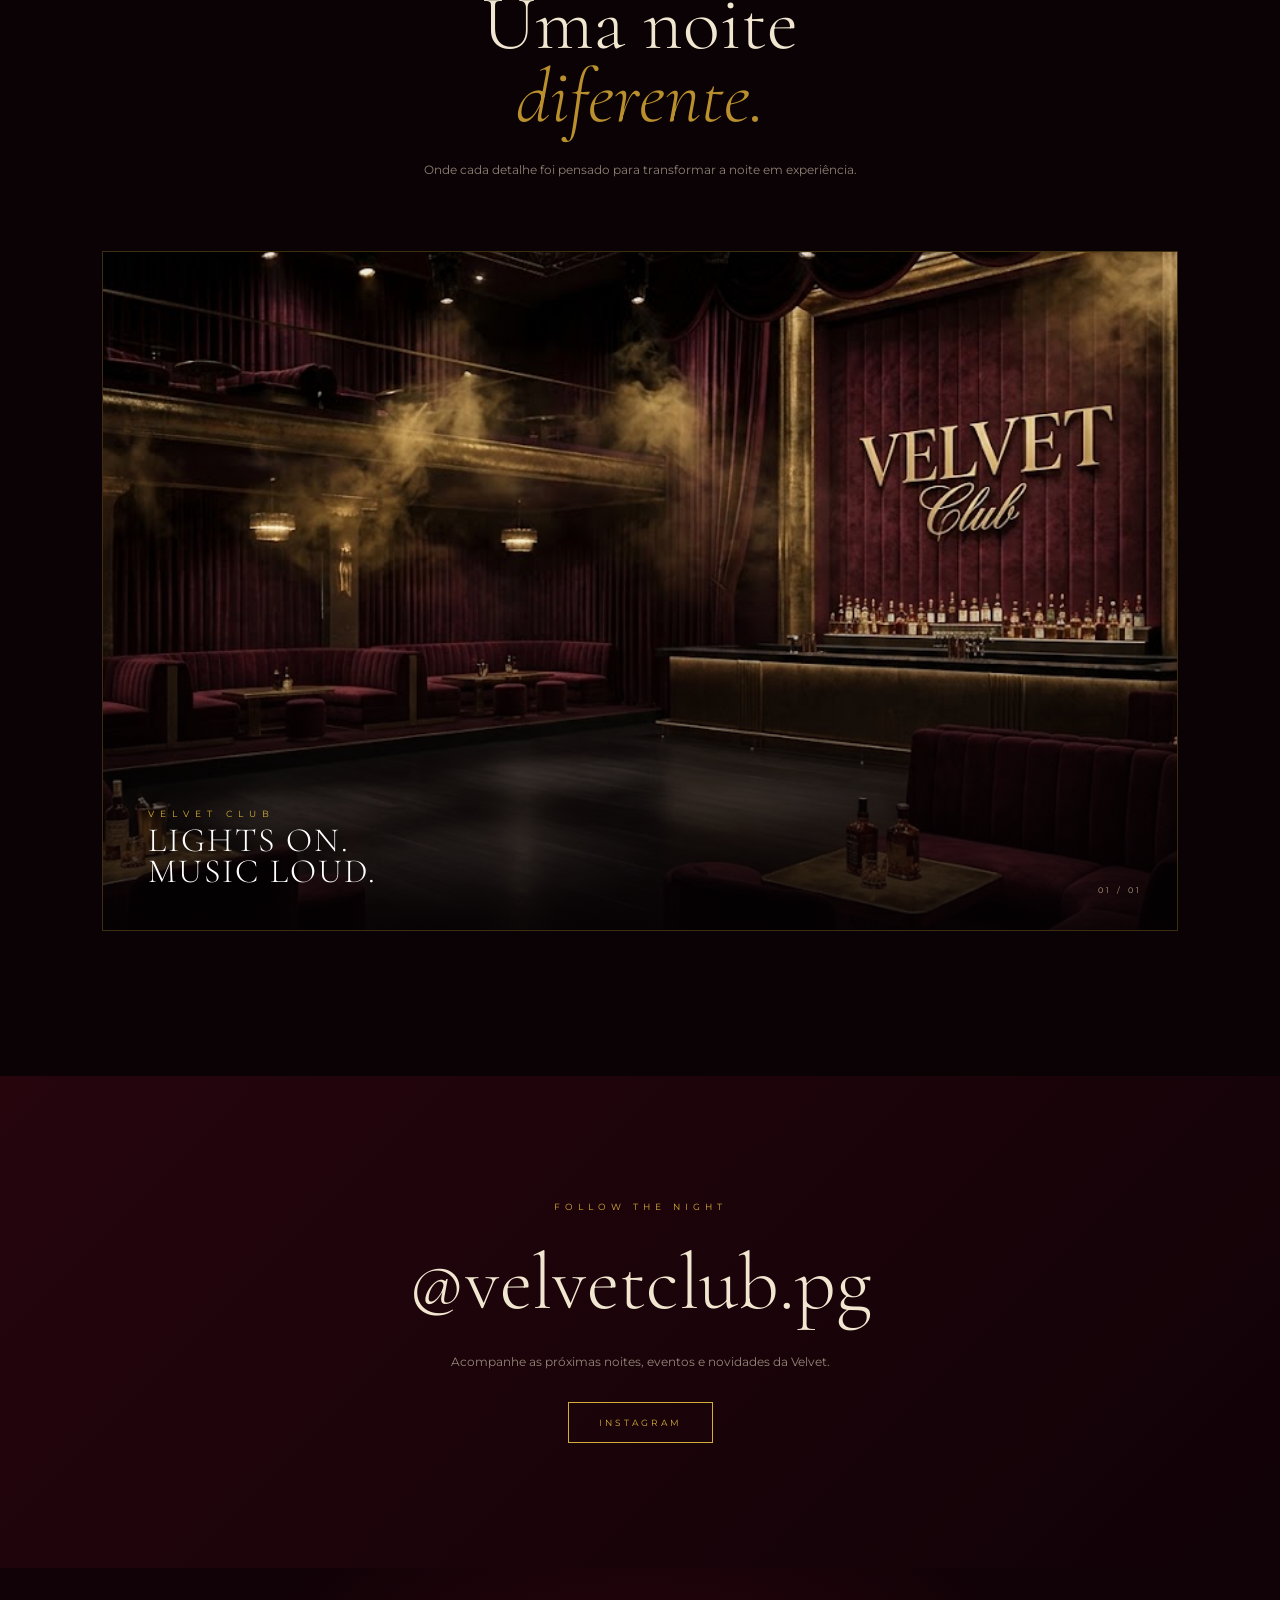
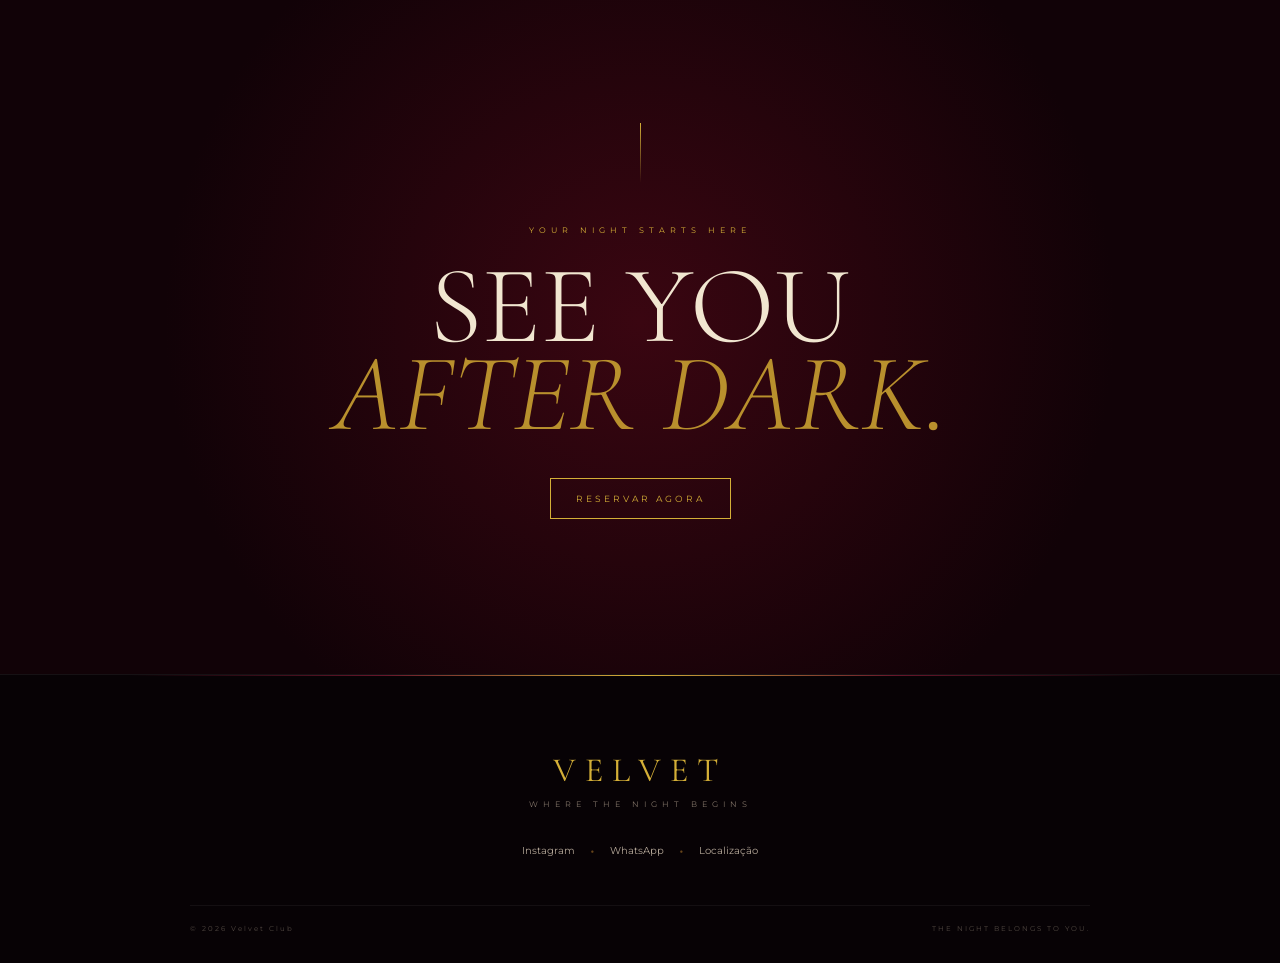
<file: velvet.html>
<!DOCTYPE html>
<html lang="pt-BR">

<head>

    <meta charset="UTF-8">

    <meta
        name="viewport"
        content="width=device-width, initial-scale=1.0"
    >

    <meta
        name="description"
        content="Velvet Club — Onde a noite começa."
    >

    <title>Velvet Club — Where The Night Begins</title>

    <link
        rel="stylesheet"
        href="velvet.css"
    >

</head>


<body>


<!-- =====================================================
     NAVBAR
===================================================== -->

<header class="navbar">

    <a
        href="#inicio"
        class="mini-logo"
    >
        VELVET
    </a>


    <nav>

        <a href="#inicio">
            Início
        </a>

        <a href="#sobre">
            Sobre
        </a>

        <a href="#eventos">
            Eventos
        </a>

        <a href="#saint">
            Saint
        </a>

        <a href="#galeria">
            Galeria
        </a>

        <a href="#contato">
            Contato
        </a>

    </nav>


    <a
        href="reserva.html"
        class="nav-button"
    >
        RESERVE
    </a>

</header>



<main>


<!-- =====================================================
     HERO
===================================================== -->

<section
    id="inicio"
    class="hero"
>


    <div class="hero-glow glow-one"></div>

    <div class="hero-glow glow-two"></div>


    <div class="hero-lines"></div>


    <div class="hero-overlay"></div>


    <div class="hero-content">


        <span class="hero-topline">
            PONTA GROSSA • PR
        </span>


        <img
            src="2WELVE.png"
            alt="Velvet Club"
            class="main-logo"
        >


        <p class="hero-subtitle">
            WHERE THE NIGHT BEGINS
        </p>


        <p class="hero-description">
            MUSIC • LIGHTS • AFTER DARK
        </p>


        <div class="hero-buttons">

            <a
                href="#eventos"
                class="hero-button"
            >
                EXPLORE A VELVET
            </a>


            <a
                href="reserva.html"
                class="hero-button secondary"
            >
                RESERVAR
            </a>

        </div>


    </div>


    <div class="hero-event">

        <span>
            NEXT NIGHT
        </span>

        <strong>
            12 SET
        </strong>

        <small>
            VELVET FRIDAY • 23:00
        </small>

    </div>


    <div class="scroll-indicator">

        <span>
            SCROLL
        </span>

        <i></i>

    </div>


</section>



<!-- =====================================================
     MARQUEE
===================================================== -->

<div class="marquee">

    <div class="marquee-track">

        <span>VELVET CLUB</span>
        <b>•</b>

        <span>MUSIC</span>
        <b>•</b>

        <span>NIGHTLIFE</span>
        <b>•</b>

        <span>AFTER DARK</span>
        <b>•</b>

        <span>VELVET CLUB</span>
        <b>•</b>

        <span>MUSIC</span>
        <b>•</b>

        <span>NIGHTLIFE</span>
        <b>•</b>

        <span>AFTER DARK</span>
        <b>•</b>

    </div>

</div>



<!-- =====================================================
     EXPERIENCE
===================================================== -->

<section
    id="sobre"
    class="experience"
>


    <div class="experience-header">

        <span class="section-label">
            THE EXPERIENCE
        </span>


        <h2>

            A noite não é apenas vivida.

            <span>
                Ela é sentida.
            </span>

        </h2>


        <p>
            A Velvet nasceu para transformar uma noite comum
            em uma experiência que fica na memória.
            Música, luzes, intensidade e uma atmosfera
            criada para acontecer depois que o sol desaparece.
        </p>

    </div>



    <div class="experience-grid">


        <article class="experience-item">

            <span class="experience-number">
                01
            </span>

            <h3>
                SOUND
            </h3>

            <p>
                Funk, Funkhall, Brazilian Bass,
                Pop, Hip Hop e Rap dos anos 2000.
            </p>

        </article>



        <article class="experience-item">

            <span class="experience-number">
                02
            </span>

            <h3>
                LIGHT
            </h3>

            <p>
                Luzes, painéis de LED e uma atmosfera
                visual criada para acompanhar cada batida.
            </p>

        </article>



        <article class="experience-item">

            <span class="experience-number">
                03
            </span>

            <h3>
                NIGHT
            </h3>

            <p>
                Uma noite pensada nos detalhes,
                do primeiro beat até as últimas horas.
            </p>

        </article>


    </div>


</section>



<!-- =====================================================
     DIVISÓRIA
===================================================== -->

<div class="section-divider">

    <span></span>

</div>



<!-- =====================================================
     NEXT NIGHT
===================================================== -->

<section class="next-night">


    <div class="next-night-image">

        <img
            src="evento1.jpg"
            alt="Velvet Friday"
        >

        <div class="next-image-overlay"></div>

    </div>


    <div class="next-night-content">


        <span class="section-label">
            NEXT EXPERIENCE
        </span>


        <span class="next-date">
            12 SET • 2026
        </span>


        <h2>
            VELVET
            <span>
                FRIDAY
            </span>
        </h2>


        <p class="next-description">

            A próxima noite começa aqui.

            Uma experiência marcada por
            funk, pop e dancehall,
            com a energia que define a Velvet.

        </p>


        <div class="next-details">

            <div>

                <span>
                    HORÁRIO
                </span>

                <strong>
                    23:00 — 04:00
                </strong>

            </div>


            <div>

                <span>
                    SOUND
                </span>

                <strong>
                    FUNK • POP • DANCEHALL
                </strong>

            </div>

        </div>


        <div class="next-buttons">

            <button
                onclick="abrirEvento('evento1')"
                class="gold-button"
            >
                VER EVENTO
            </button>


            <a
                href="reserva.html"
                class="outline-button"
            >
                RESERVAR
            </a>

        </div>


    </div>


</section>



<!-- =====================================================
     EVENTOS
===================================================== -->

<section
    id="eventos"
    class="events"
>


    <div class="section-heading">

        <span class="section-label">
            UPCOMING NIGHTS
        </span>


        <h2>
            Próximos eventos
        </h2>


        <p>
            Escolha sua próxima noite.
        </p>

    </div>



    <div class="event-grid">


        <!-- EVENTO 1 -->

        <article class="event-card">


            <div class="event-image">

                <img
                    src="evento1.jpg"
                    alt="Velvet Friday"
                >


                <div class="event-image-number">
                    01
                </div>


                <div class="event-image-gradient"></div>

            </div>


            <div class="event-card-content">


                <span class="event-date">
                    12 SET • 2026
                </span>


                <h3>
                    VELVET FRIDAY
                </h3>


                <p>
                    Funk • Pop • Dancehall
                </p>


                <button
                    onclick="abrirEvento('evento1')"
                    class="event-card-button"
                >
                    VER EVENTO
                    <span>→</span>
                </button>

            </div>


        </article>



        <!-- EVENTO 2 -->

        <article class="event-card">


            <div class="event-image">

                <img
                    src="evento2.png"
                    alt="After Dark"
                >


                <div class="event-image-number">
                    02
                </div>


                <div class="event-image-gradient"></div>

            </div>


            <div class="event-card-content">


                <span class="event-date">
                    19 SET • 2026
                </span>


                <h3>
                    AFTER DARK
                </h3>


                <p>
                    Funkhall • House • Pop
                </p>


                <button
                    onclick="abrirEvento('evento2')"
                    class="event-card-button"
                >
                    VER EVENTO
                    <span>→</span>
                </button>

            </div>


        </article>


    </div>


</section>



<!-- =====================================================
     SAINT
===================================================== -->

<section
    id="saint"
    class="saint-section"
>


    <div class="saint-background">

        <div class="saint-glow"></div>

    </div>


    <div class="saint-content">


        <span class="section-label">
            THE SOUND OF VELVET
        </span>


        <div class="saint-title">

            <small>
                DJ
            </small>

            <h2>
                SAINT
            </h2>

        </div>


        <p class="saint-text">

            O som por trás da noite.

            Uma mistura de funk, funkhall,
            Brazilian Bass, pop, hip hop
            e clássicos do rap dos anos 2000.

        </p>


        <div class="saint-genres">

            <span>
                FUNK
            </span>

            <span>
                FUNKHALL
            </span>

            <span>
                BRAZILIAN BASS
            </span>

            <span>
                POP
            </span>

            <span>
                HIP HOP
            </span>

            <span>
                RAP 2000s
            </span>

        </div>


        <a
            href="https://www.instagram.com/"
            target="_blank"
            class="saint-instagram"
        >
            @SAINT
        </a>


    </div>


</section>



<!-- =====================================================
     GALERIA
===================================================== -->

<section
    id="galeria"
    class="gallery"
>


    <div class="gallery-header">


        <span class="section-label">
            INSIDE VELVET
        </span>


        <h2>
            Uma noite
            <span>
                diferente.
            </span>
        </h2>


        <p>
            Onde cada detalhe foi pensado para transformar
            a noite em experiência.
        </p>


    </div>



    <div class="gallery-main">


        <img
            src="boate.png"
            alt="Interior da Velvet Club"
        >


        <div class="gallery-dark"></div>


        <div class="gallery-caption">

            <span>
                VELVET CLUB
            </span>

            <strong>
                LIGHTS ON.
                <br>
                MUSIC LOUD.
            </strong>

        </div>


        <div class="gallery-corner">
            01 / 01
        </div>


    </div>


</section>



<!-- =====================================================
     INSTAGRAM
===================================================== -->

<section class="social-section">


    <span class="section-label">
        FOLLOW THE NIGHT
    </span>


    <h2>
        @velvetclub.pg
    </h2>


    <p>
        Acompanhe as próximas noites,
        eventos e novidades da Velvet.
    </p>


    <a
        href="https://www.instagram.com/velvetclub.pg/"
        target="_blank"
        class="social-button"
    >
        INSTAGRAM
    </a>


</section>



<!-- =====================================================
     CTA FINAL
===================================================== -->

<section class="final-cta">


    <div class="final-cta-line"></div>


    <span>
        YOUR NIGHT STARTS HERE
    </span>


    <h2>
        SEE YOU
        <em>
            AFTER DARK.
        </em>
    </h2>


    <a
        href="reserva.html"
        class="gold-button"
    >
        RESERVAR AGORA
    </a>


</section>


</main>



<!-- =====================================================
     MODAL EVENTO 1
===================================================== -->

<div
    id="evento1"
    class="evento-modal"
>


    <div
        class="modal-overlay"
        onclick="fecharEvento('evento1')"
    ></div>


    <div class="modal-box">


        <button
            class="modal-close"
            onclick="fecharEvento('evento1')"
            aria-label="Fechar"
        >
            ×
        </button>


        <div class="modal-event-image">

            <img
                src="evento1.jpg"
                alt="Velvet Friday"
            >

            <div class="modal-image-overlay"></div>


            <div class="modal-event-number">
                01
            </div>

        </div>


        <div class="modal-conteudo">


            <span class="modal-categoria">
                VELVET CLUB PRESENTS
            </span>


            <h2>
                VELVET
                <span>
                    FRIDAY
                </span>
            </h2>


            <div class="modal-meta">


                <div>

                    <span>
                        DATA
                    </span>

                    <strong>
                        12 SET 2026
                    </strong>

                </div>


                <div>

                    <span>
                        HORÁRIO
                    </span>

                    <strong>
                        23:00 — 04:00
                    </strong>

                </div>


                <div>

                    <span>
                        SOUND
                    </span>

                    <strong>
                        FUNK • POP • DANCEHALL
                    </strong>

                </div>


            </div>


            <div class="modal-divider"></div>


            <div class="modal-description">

                <p>
                    A sexta-feira ganha outro ritmo.
                    Uma noite de funk, pop e dancehall
                    dentro da atmosfera Velvet.
                </p>

            </div>


            <h4 class="lineup-title">
                LINE-UP
            </h4>


            <div class="dj-lineup">


                <div class="dj-item">


                    <div class="dj-horario">
                        23:00 — 01:30
                    </div>


                    <div class="dj-principal">

                        <strong class="dj-nome">
                            SAINT
                        </strong>


                        <a
                            href="https://www.instagram.com/"
                            target="_blank"
                            class="dj-instagram"
                        >
                            @SAINT
                        </a>

                    </div>


                    <div class="dj-estilo">
                        FUNK • POP • DANCEHALL
                    </div>


                </div>


                <div class="dj-item">


                    <div class="dj-horario">
                        01:30 — 04:00
                    </div>


                    <div class="dj-principal">

                        <strong class="dj-nome">
                            VELVET DJ
                        </strong>

                        <span class="dj-instagram">
                            RESIDENT
                        </span>

                    </div>


                    <div class="dj-estilo">
                        DANCE • POP • NIGHT
                    </div>


                </div>


            </div>


            <div class="modal-bottom">


                <span class="modal-event-code">
                    VELVET / 01
                </span>


                <a
                    href="reserva.html"
                    class="modal-reserva"
                >
                    RESERVAR AGORA
                </a>


            </div>


        </div>


    </div>


</div>



<!-- =====================================================
     MODAL EVENTO 2
===================================================== -->

<div
    id="evento2"
    class="evento-modal"
>


    <div
        class="modal-overlay"
        onclick="fecharEvento('evento2')"
    ></div>


    <div class="modal-box">


        <button
            class="modal-close"
            onclick="fecharEvento('evento2')"
            aria-label="Fechar"
        >
            ×
        </button>


        <div class="modal-event-image">

            <img
                src="evento2.png"
                alt="After Dark"
            >

            <div class="modal-image-overlay"></div>


            <div class="modal-event-number">
                02
            </div>

        </div>


        <div class="modal-conteudo">


            <span class="modal-categoria">
                VELVET CLUB PRESENTS
            </span>


            <h2>
                AFTER
                <span>
                    DARK
                </span>
            </h2>


            <div class="modal-meta">


                <div>

                    <span>
                        DATA
                    </span>

                    <strong>
                        19 SET 2026
                    </strong>

                </div>


                <div>

                    <span>
                        HORÁRIO
                    </span>

                    <strong>
                        23:00 — 04:00
                    </strong>

                </div>


                <div>

                    <span>
                        SOUND
                    </span>

                    <strong>
                        FUNKHALL • HOUSE • POP
                    </strong>

                </div>


            </div>


            <div class="modal-divider"></div>


            <div class="modal-description">

                <p>
                    Quando a cidade desacelera,
                    a Velvet começa.
                    Uma noite marcada por funkhall,
                    house e pop.
                </p>

            </div>


            <h4 class="lineup-title">
                LINE-UP
            </h4>


            <div class="dj-lineup">


                <div class="dj-item">


                    <div class="dj-horario">
                        23:00 — 01:30
                    </div>


                    <div class="dj-principal">

                        <strong class="dj-nome">
                            SAINT
                        </strong>


                        <a
                            href="https://www.instagram.com/"
                            target="_blank"
                            class="dj-instagram"
                        >
                            @SAINT
                        </a>

                    </div>


                    <div class="dj-estilo">
                        FUNKHALL • POP • BASS
                    </div>


                </div>


                <div class="dj-item">


                    <div class="dj-horario">
                        01:30 — 04:00
                    </div>


                    <div class="dj-principal">

                        <strong class="dj-nome">
                            VELVET DJ
                        </strong>

                        <span class="dj-instagram">
                            RESIDENT
                        </span>

                    </div>


                    <div class="dj-estilo">
                        HOUSE • POP • AFTER DARK
                    </div>


                </div>


            </div>


            <div class="modal-bottom">


                <span class="modal-event-code">
                    VELVET / 02
                </span>


                <a
                    href="reserva.html"
                    class="modal-reserva"
                >
                    RESERVAR AGORA
                </a>


            </div>


        </div>


    </div>


</div>



<!-- =====================================================
     FOOTER
===================================================== -->

<footer
    id="contato"
    class="footer"
>


    <div class="footer-top">


        <h2>
            VELVET
        </h2>


        <p>
            WHERE THE NIGHT BEGINS
        </p>


    </div>


    <div class="footer-links">


        <a
            href="https://www.instagram.com/velvetclub.pg/"
            target="_blank"
        >
            Instagram
        </a>


        <span>
            •
        </span>


        <a
            href="https://wa.me/5542998765432"
            target="_blank"
        >
            WhatsApp
        </a>


        <span>
            •
        </span>


        <a
            href="https://www.google.com/maps/search/?api=1&query=Rua+XV+de+Novembro%2C+850%2C+Centro%2C+Ponta+Grossa%2C+PR"
            target="_blank"
        >
            Localização
        </a>


    </div>


    <div class="footer-bottom">

        <span>
            © 2026 Velvet Club
        </span>

        <span>
            THE NIGHT BELONGS TO YOU.
        </span>

    </div>


</footer>



<!-- =====================================================
     JAVASCRIPT
===================================================== -->

<script>

function abrirEvento(id) {

    const modal = document.getElementById(id);

    if (!modal) return;

    modal.classList.add("ativo");

    document.body.classList.add("modal-aberto");

}


function fecharEvento(id) {

    const modal = document.getElementById(id);

    if (!modal) return;

    modal.classList.remove("ativo");

    document.body.classList.remove("modal-aberto");

}


document.addEventListener("keydown", function(event) {

    if (event.key === "Escape") {

        document
            .querySelectorAll(".evento-modal.ativo")
            .forEach(function(modal) {

                modal.classList.remove("ativo");

            });

        document.body.classList.remove("modal-aberto");

    }

});


</script>


</body>

</html>
</file>
<file: velvet.css>
@import url('https://fonts.googleapis.com/css2?family=Cormorant+Garamond:wght@300;400;500;600;700&family=Montserrat:wght@300;400;500;600&display=swap');


/* =========================================================
   RESET
========================================================= */

* {
    margin: 0;
    padding: 0;
    box-sizing: border-box;
}

html {
    scroll-behavior: smooth;
}

body {
    background: #080306;
    color: #f1e6d0;
    font-family: 'Montserrat', sans-serif;
    overflow-x: hidden;
}

body.modal-aberto {
    overflow: hidden;
}

a {
    color: inherit;
    text-decoration: none;
}

button,
a {
    -webkit-tap-highlight-color: transparent;
}


/* =========================================================
   NAVBAR
========================================================= */

.navbar {
    position: fixed;
    top: 0;
    left: 0;

    width: 100%;
    height: 88px;

    padding: 0 6%;

    display: flex;
    align-items: center;
    justify-content: space-between;

    z-index: 500;

    background:
        linear-gradient(
            to bottom,
            rgba(5, 0, 3, 0.96),
            rgba(5, 0, 3, 0.55),
            transparent
        );

    backdrop-filter: blur(4px);
}

.mini-logo {
    font-family: 'Cormorant Garamond', serif;

    font-size: 27px;

    font-weight: 500;

    letter-spacing: 9px;

    color: #d4af37;

    transition: 0.3s;
}

.mini-logo:hover {
    text-shadow:
        0 0 20px
        rgba(212, 175, 55, 0.35);
}

.navbar nav {
    display: flex;

    align-items: center;

    gap: 38px;
}

.navbar nav a {
    position: relative;

    font-size: 10px;

    letter-spacing: 3px;

    text-transform: uppercase;

    color: #d8c8ad;

    transition: 0.3s;
}

.navbar nav a::after {
    content: "";

    position: absolute;

    left: 0;
    bottom: -8px;

    width: 0;
    height: 1px;

    background: #d4af37;

    transition: 0.3s;
}

.navbar nav a:hover {
    color: #d4af37;
}

.navbar nav a:hover::after {
    width: 100%;
}

.nav-button {
    padding: 12px 25px;

    border: 1px solid #b88a1b;

    color: #d4af37;

    font-size: 9px;

    letter-spacing: 3px;

    transition: 0.35s;
}

.nav-button:hover {
    background: #d4af37;

    color: #080306;

    box-shadow:
        0 0 30px
        rgba(212, 175, 55, 0.18);
}


/* =========================================================
   HERO
========================================================= */

.hero {
    position: relative;

    min-height: 100vh;

    height: 900px;

    display: flex;

    align-items: center;

    justify-content: center;

    overflow: hidden;

    background:
        radial-gradient(
            circle at 50% 42%,
            #470914 0%,
            #25040b 32%,
            #110207 68%,
            #060204 100%
        );
}


/* brilhos */

.hero-glow {
    position: absolute;

    width: 520px;
    height: 520px;

    border-radius: 50%;

    filter: blur(150px);

    pointer-events: none;
}

.glow-one {
    top: 5%;
    left: 15%;

    background:
        rgba(126, 12, 37, 0.32);
}

.glow-two {
    right: 5%;
    bottom: -15%;

    background:
        rgba(160, 104, 18, 0.12);
}


/* linhas decorativas */

.hero-lines {
    position: absolute;

    inset: 0;

    opacity: 0.14;

    background-image:
        linear-gradient(
            90deg,
            transparent 49.8%,
            rgba(212,175,55,0.45) 50%,
            transparent 50.2%
        ),
        linear-gradient(
            0deg,
            transparent 49.8%,
            rgba(212,175,55,0.2) 50%,
            transparent 50.2%
        );

    background-size:
        180px 180px;

    mask-image:
        radial-gradient(
            circle,
            black,
            transparent 72%
        );
}


/* overlay */

.hero-overlay {
    position: absolute;

    inset: 0;

    background:
        linear-gradient(
            to bottom,
            rgba(4,0,2,0.15),
            rgba(4,0,2,0.2) 55%,
            rgba(4,0,2,0.92) 100%
        );
}


/* conteúdo */

.hero-content {
    position: relative;

    z-index: 5;

    width: 100%;

    max-width: 1000px;

    padding: 100px 25px 120px;

    text-align: center;

    display: flex;

    flex-direction: column;

    align-items: center;
}


/* pequena localização */

.hero-topline {
    margin-bottom: 24px;

    color: #a99984;

    font-size: 8px;

    letter-spacing: 5px;

    animation:
        heroFade 1s ease forwards;
}


/* logo */

.main-logo {
    width:
        min(620px, 78vw);

    height: auto;

    display: block;

    filter:
        drop-shadow(
            0 0 30px
            rgba(212,175,55,0.13)
        );

    animation:
        logoEntrance 1.3s
        cubic-bezier(.2,.8,.2,1)
        forwards;
}


@keyframes logoEntrance {

    from {
        opacity: 0;

        transform:
            translateY(18px)
            scale(0.94);
    }

    to {
        opacity: 1;

        transform:
            translateY(0)
            scale(1);
    }

}


/* subtítulo */

.hero-subtitle {
    margin-top: 38px;

    color: #e3d7c4;

    font-size: 11px;

    letter-spacing: 8px;

    opacity: 0;

    animation:
        heroFade 1s 0.35s
        ease forwards;
}


.hero-description {
    margin-top: 14px;

    color: #9d8d7a;

    font-size: 8px;

    letter-spacing: 5px;

    opacity: 0;

    animation:
        heroFade 1s 0.5s
        ease forwards;
}


@keyframes heroFade {

    from {
        opacity: 0;

        transform:
            translateY(10px);
    }

    to {
        opacity: 1;

        transform:
            translateY(0);
    }

}


/* botões */

.hero-buttons {
    margin-top: 10px;

    display: flex;

    gap: 12px;

    opacity: 0;

    animation:
        heroFade 1s 0.65s
        ease forwards;
}

.hero-button {
    display: inline-flex;

    align-items: center;

    justify-content: center;

    min-width: 185px;

    padding: 15px 28px;

    border: 1px solid #b88a1b;

    color: #d4af37;

    font-size: 9px;

    letter-spacing: 3px;

    transition: 0.35s;
}

.hero-button:hover {
    background: #d4af37;

    color: #080306;

    box-shadow:
        0 0 35px
        rgba(212,175,55,0.18);
}

.hero-button.secondary {
    border-color:
        rgba(255,255,255,0.22);

    color: #aaa;

    background:
        rgba(0,0,0,0.12);
}

.hero-button.secondary:hover {
    border-color: #d4af37;

    color: #d4af37;

    background: transparent;

    box-shadow: none;
}


/* evento */

.hero-event {
    position: absolute;

    right: 6%;

    bottom: 70px;

    z-index: 5;

    display: flex;

    flex-direction: column;

    align-items: flex-end;

    gap: 4px;

    text-align: right;
}

.hero-event span {
    color: #9b8a74;

    font-size: 8px;

    letter-spacing: 4px;
}

.hero-event strong {
    color: #d4af37;

    font-family:
        'Cormorant Garamond',
        serif;

    font-size: 34px;

    font-weight: 400;

    letter-spacing: 3px;
}

.hero-event small {
    color: #aaa;

    font-size: 8px;

    letter-spacing: 2px;
}


/* scroll */

.scroll-indicator {
    position: absolute;

    left: 50%;

    bottom: 15px;

    z-index: 5;

    transform:
        translateX(-50%);

    display: flex;

    flex-direction: column;

    align-items: center;

    gap: 9px;
}

.scroll-indicator span {
    color: #817362;

    font-size: 7px;

    letter-spacing: 4px;
}

.scroll-indicator i {
    display: block;

    width: 1px;

    height: 38px;

    background:
        linear-gradient(
            #d4af37,
            transparent
        );

    animation:
        scrollLine 1.6s
        infinite;
}


@keyframes scrollLine {

    0%,
    100% {
        opacity: 0.3;

        transform:
            scaleY(0.65);
    }

    50% {
        opacity: 1;

        transform:
            scaleY(1);
    }

}


/* =========================================================
   MARQUEE
========================================================= */

.marquee {
    position: relative;

    overflow: hidden;

    height: 58px;

    display: flex;

    align-items: center;

    border-top:
        1px solid
        rgba(212,175,55,0.16);

    border-bottom:
        1px solid
        rgba(212,175,55,0.16);

    background:
        linear-gradient(
            90deg,
            #160308,
            #29060e,
            #160308
        );
}

.marquee-track {
    width: max-content;

    display: flex;

    align-items: center;

    gap: 25px;

    white-space: nowrap;

    animation:
        marqueeMove 24s
        linear infinite;
}

.marquee span {
    color: #d4af37;

    font-size: 9px;

    letter-spacing: 5px;
}

.marquee b {
    color: #68152a;

    font-size: 12px;
}


@keyframes marqueeMove {

    from {
        transform:
            translateX(0);
    }

    to {
        transform:
            translateX(-50%);
    }

}


/* =========================================================
   EXPERIENCE
========================================================= */

.experience {
    position: relative;

    padding: 145px 8%;

    background:
        linear-gradient(
            135deg,
            #160308,
            #24040b 50%,
            #0b0205
        );

    overflow: hidden;
}

.experience::before {
    content: "";

    position: absolute;

    top: -250px;
    right: -200px;

    width: 600px;
    height: 600px;

    border-radius: 50%;

    background:
        rgba(105, 7, 32, 0.2);

    filter: blur(130px);
}

.experience-header {
    position: relative;

    max-width: 850px;

    margin: auto;

    text-align: center;
}

.section-label {
    display: block;

    margin-bottom: 22px;

    color: #d4af37;

    font-size: 9px;

    letter-spacing: 5px;
}

.experience-header h2,
.section-heading h2,
.gallery-header h2 {
    font-family:
        'Cormorant Garamond',
        serif;

    font-weight: 300;

    line-height: 0.95;

    color: #f1e6d0;

    font-size:
        clamp(48px, 6vw, 78px);
}

.experience-header h2 span,
.gallery-header h2 span {
    display: block;

    color: #b9902d;

    font-style: italic;
}

.experience-header > p {
    max-width: 620px;

    margin: 35px auto 0;

    color: #a99a88;

    font-size: 13px;

    line-height: 1.9;
}


/* cards */

.experience-grid {
    position: relative;

    max-width: 1100px;

    margin: 90px auto 0;

    display: grid;

    grid-template-columns:
        repeat(3, 1fr);

    gap: 1px;

    background:
        rgba(212,175,55,0.16);
}

.experience-item {
    position: relative;

    min-height: 260px;

    padding: 45px 35px;

    background:
        linear-gradient(
            145deg,
            rgba(54,4,15,0.92),
            rgba(14,2,6,0.98)
        );

    transition: 0.4s;
}

.experience-item:hover {
    background:
        linear-gradient(
            145deg,
            rgba(79,6,23,0.95),
            rgba(20,2,8,0.98)
        );
}

.experience-number {
    color: #775e31;

    font-family:
        'Cormorant Garamond',
        serif;

    font-size: 15px;
}

.experience-item h3 {
    margin-top: 35px;

    color: #d4af37;

    font-family:
        'Cormorant Garamond',
        serif;

    font-size: 34px;

    font-weight: 400;

    letter-spacing: 4px;
}

.experience-item p {
    margin-top: 18px;

    max-width: 260px;

    color: #8e8172;

    font-size: 11px;

    line-height: 1.8;
}


/* =========================================================
   DIVISÓRIA
========================================================= */

.section-divider {
    position: relative;

    width: 100%;

    height: 1px;

    background:
        linear-gradient(
            90deg,
            transparent,
            #4c0d1b 25%,
            #d4af37 50%,
            #4c0d1b 75%,
            transparent
        );
}


/* =========================================================
   NEXT NIGHT
========================================================= */

.next-night {
    position: relative;

    min-height: 680px;

    display: grid;

    grid-template-columns:
        1.1fr 0.9fr;

    background: #090205;
}

.next-night-image {
    position: relative;

    min-height: 680px;

    overflow: hidden;
}

.next-night-image img {
    width: 100%;
    height: 100%;

    object-fit: cover;

    display: block;

    filter:
        saturate(0.8)
        contrast(1.08);

    transition: 1s;
}

.next-night:hover
.next-night-image img {
    transform:
        scale(1.035);
}

.next-image-overlay {
    position: absolute;

    inset: 0;

    background:
        linear-gradient(
            90deg,
            rgba(8,1,4,0.05),
            rgba(8,1,4,0.3) 60%,
            #090205 100%
        );
}

.next-night-content {
    position: relative;

    display: flex;

    flex-direction: column;

    justify-content: center;

    padding: 90px 9%;
}

.next-date {
    color: #d4af37;

    font-size: 10px;

    letter-spacing: 4px;
}

.next-night-content h2 {
    margin-top: 18px;

    color: #f1e6d0;

    font-family:
        'Cormorant Garamond',
        serif;

    font-size:
        clamp(55px, 7vw, 92px);

    font-weight: 300;

    line-height: 0.82;
}

.next-night-content h2 span {
    display: block;

    color: #b9902d;

    font-style: italic;
}

.next-description {
    max-width: 420px;

    margin-top: 35px;

    color: #a99a88;

    font-size: 12px;

    line-height: 1.9;
}

.next-details {
    max-width: 470px;

    margin-top: 35px;

    padding: 20px 0;

    display: grid;

    grid-template-columns:
        1fr 1fr;

    gap: 20px;

    border-top:
        1px solid
        rgba(255,255,255,0.08);

    border-bottom:
        1px solid
        rgba(255,255,255,0.08);
}

.next-details div {
    display: flex;

    flex-direction: column;

    gap: 7px;
}

.next-details span {
    color: #73675b;

    font-size: 8px;

    letter-spacing: 3px;
}

.next-details strong {
    color: #d8cbb8;

    font-size: 9px;

    letter-spacing: 1px;

    font-weight: 400;
}

.next-buttons {
    margin-top: 30px;

    display: flex;

    gap: 12px;
}


/* =========================================================
   BOTÕES GERAIS
========================================================= */

.gold-button,
.outline-button {
    display: inline-flex;

    align-items: center;

    justify-content: center;

    min-width: 150px;

    padding: 14px 25px;

    border: 1px solid #d4af37;

    background: transparent;

    color: #d4af37;

    font-family:
        'Montserrat',
        sans-serif;

    font-size: 9px;

    letter-spacing: 3px;

    cursor: pointer;

    transition: 0.35s;
}

.gold-button:hover {
    background: #d4af37;

    color: #080306;

    box-shadow:
        0 0 30px
        rgba(212,175,55,0.16);
}

.outline-button {
    border-color:
        rgba(255,255,255,0.2);

    color: #aaa;
}

.outline-button:hover {
    border-color: #d4af37;

    color: #d4af37;
}


/* =========================================================
   EVENTOS
========================================================= */

.events {
    position: relative;

    padding: 145px 8%;

    background:
        linear-gradient(
            180deg,
            #0b0205,
            #150308
        );
}

.section-heading {
    max-width: 700px;

    margin: auto;

    text-align: center;
}

.section-heading p {
    margin-top: 20px;

    color: #83766a;

    font-size: 12px;

    letter-spacing: 1px;
}

.event-grid {
    max-width: 1100px;

    margin: 75px auto 0;

    display: grid;

    grid-template-columns:
        repeat(2, 1fr);

    gap: 25px;
}


/* card */

.event-card {
    position: relative;

    overflow: hidden;

    background:
        #110307;

    border:
        1px solid
        rgba(212,175,55,0.18);

    transition: 0.45s;
}

.event-card:hover {
    transform:
        translateY(-8px);

    border-color:
        rgba(212,175,55,0.55);

    box-shadow:
        0 25px 70px
        rgba(0,0,0,0.5);
}

.event-image {
    position: relative;

    height: 440px;

    overflow: hidden;
}

.event-image img {
    width: 100%;
    height: 100%;

    object-fit: cover;

    display: block;

    transition:
        transform 0.8s ease;
}

.event-card:hover
.event-image img {
    transform:
        scale(1.05);
}

.event-image-gradient {
    position: absolute;

    inset: 0;

    background:
        linear-gradient(
            to top,
            rgba(10,1,4,0.95),
            transparent 65%
        );
}

.event-image-number {
    position: absolute;

    top: 22px;
    left: 22px;

    color: #d4af37;

    font-family:
        'Cormorant Garamond',
        serif;

    font-size: 17px;

    letter-spacing: 2px;
}

.event-card-content {
    position: relative;

    padding: 30px 35px 35px;
}

.event-date {
    color: #d4af37;

    font-size: 9px;

    letter-spacing: 4px;
}

.event-card-content h3 {
    margin-top: 12px;

    color: #fff;

    font-family:
        'Cormorant Garamond',
        serif;

    font-size: 42px;

    font-weight: 400;

    letter-spacing: 2px;
}

.event-card-content p {
    margin-top: 8px;

    color: #817568;

    font-size: 10px;

    letter-spacing: 2px;
}

.event-card-button {
    margin-top: 25px;

    padding: 0;

    border: none;

    background: transparent;

    color: #d4af37;

    font-family:
        'Montserrat',
        sans-serif;

    font-size: 9px;

    letter-spacing: 3px;

    cursor: pointer;
}

.event-card-button span {
    margin-left: 12px;

    transition: 0.3s;
}

.event-card-button:hover span {
    margin-left: 18px;
}


/* =========================================================
   SAINT
========================================================= */

.saint-section {
    position: relative;

    min-height: 720px;

    display: flex;

    align-items: center;

    justify-content: center;

    overflow: hidden;

    background:
        #060205;
}

.saint-background {
    position: absolute;

    inset: 0;

    background:
        radial-gradient(
            circle at 50% 50%,
            rgba(91,7,29,0.38),
            transparent 50%
        );
}

.saint-background::before {
    content: "";

    position: absolute;

    inset: 0;

    background:
        linear-gradient(
            90deg,
            transparent,
            rgba(212,175,55,0.05),
            transparent
        );
}

.saint-glow {
    position: absolute;

    width: 700px;
    height: 700px;

    top: 50%;
    left: 50%;

    transform:
        translate(-50%, -50%);

    border-radius: 50%;

    border:
        1px solid
        rgba(212,175,55,0.08);

    box-shadow:
        0 0 100px
        rgba(106,8,34,0.25),

        inset 0 0 100px
        rgba(106,8,34,0.2);
}

.saint-content {
    position: relative;

    z-index: 2;

    max-width: 900px;

    padding: 100px 25px;

    text-align: center;
}

.saint-title {
    display: flex;

    flex-direction: column;

    align-items: center;
}

.saint-title small {
    color: #8d7a62;

    font-size: 10px;

    letter-spacing: 7px;
}

.saint-title h2 {
    margin-top: 5px;

    color: #d4af37;

    font-family:
        'Cormorant Garamond',
        serif;

    font-size:
        clamp(90px, 15vw, 180px);

    font-weight: 300;

    line-height: 0.75;

    letter-spacing: 8px;

    text-shadow:
        0 0 50px
        rgba(212,175,55,0.08);
}

.saint-text {
    max-width: 620px;

    margin: 55px auto 0;

    color: #a29485;

    font-size: 13px;

    line-height: 2;
}

.saint-genres {
    max-width: 700px;

    margin: 35px auto 0;

    display: flex;

    flex-wrap: wrap;

    justify-content: center;

    gap: 8px;
}

.saint-genres span {
    padding: 9px 13px;

    border:
        1px solid
        rgba(212,175,55,0.18);

    color: #a99a88;

    font-size: 8px;

    letter-spacing: 2px;

    transition: 0.3s;
}

.saint-genres span:hover {
    border-color: #d4af37;

    color: #d4af37;
}

.saint-instagram {
    display: inline-block;

    margin-top: 35px;

    color: #d4af37;

    font-size: 10px;

    letter-spacing: 4px;

    border-bottom:
        1px solid
        rgba(212,175,55,0.4);

    padding-bottom: 7px;
}


/* =========================================================
   GALERIA
========================================================= */

.gallery {
    padding: 145px 8%;

    background:
        #0b0205;
}

.gallery-header {
    max-width: 800px;

    margin: auto;

    text-align: center;
}

.gallery-header p {
    margin: 25px auto 0;

    max-width: 550px;

    color: #8e8174;

    font-size: 12px;

    line-height: 1.8;
}

.gallery-main {
    position: relative;

    max-width: 1250px;

    height: 680px;

    margin: 70px auto 0;

    overflow: hidden;

    border:
        1px solid
        rgba(212,175,55,0.25);
}

.gallery-main img {
    width: 100%;
    height: 100%;

    object-fit: cover;

    display: block;

    transition:
        transform 1s ease;
}

.gallery-main:hover img {
    transform:
        scale(1.04);
}

.gallery-dark {
    position: absolute;

    inset: 0;

    background:
        linear-gradient(
            180deg,
            rgba(5,1,3,0.05),
            transparent 45%,
            rgba(5,1,3,0.9)
        );
}

.gallery-caption {
    position: absolute;

    left: 45px;

    bottom: 42px;

    display: flex;

    flex-direction: column;

    gap: 7px;
}

.gallery-caption span {
    color: #d4af37;

    font-size: 9px;

    letter-spacing: 6px;
}

.gallery-caption strong {
    color: #fff;

    font-family:
        'Cormorant Garamond',
        serif;

    font-size: 34px;

    font-weight: 300;

    line-height: 0.9;

    letter-spacing: 2px;
}

.gallery-corner {
    position: absolute;

    right: 35px;

    bottom: 35px;

    color: #b19d80;

    font-size: 8px;

    letter-spacing: 3px;
}


/* =========================================================
   SOCIAL
========================================================= */

.social-section {
    padding: 125px 20px;

    text-align: center;

    background:
        linear-gradient(
            135deg,
            #26050d,
            #100207
        );
}

.social-section h2 {
    color: #f1e6d0;

    font-family:
        'Cormorant Garamond',
        serif;

    font-size:
        clamp(48px, 7vw, 80px);

    font-weight: 300;
}

.social-section p {
    margin: 20px auto 30px;

    color: #948678;

    font-size: 12px;

    line-height: 1.8;
}

.social-button {
    display: inline-block;

    padding: 14px 30px;

    border:
        1px solid
        #d4af37;

    color: #d4af37;

    font-size: 9px;

    letter-spacing: 3px;

    transition: 0.35s;
}

.social-button:hover {
    background: #d4af37;

    color: #080306;
}


/* =========================================================
   FINAL CTA
========================================================= */

.final-cta {
    position: relative;

    padding: 155px 20px;

    text-align: center;

    overflow: hidden;

    background:
        radial-gradient(
            circle at center,
            #3a0611,
            #110207 65%
        );
}

.final-cta-line {
    width: 1px;

    height: 60px;

    margin: 0 auto 35px;

    background:
        linear-gradient(
            #d4af37,
            transparent
        );
}

.final-cta > span {
    color: #d4af37;

    font-size: 8px;

    letter-spacing: 5px;
}

.final-cta h2 {
    margin: 25px 0 40px;

    color: #f1e6d0;

    font-family:
        'Cormorant Garamond',
        serif;

    font-size:
        clamp(58px, 9vw, 110px);

    font-weight: 300;

    line-height: 0.8;
}

.final-cta h2 em {
    display: block;

    color: #b9902d;

    font-style: italic;
}


/* =========================================================
   MODAIS
========================================================= */

.evento-modal {
    position: fixed;

    inset: 0;

    z-index: 1000;

    display: none;

    align-items: center;

    justify-content: center;

    padding: 25px;
}

.evento-modal.ativo {
    display: flex;
}

.modal-overlay {
    position: absolute;

    inset: 0;

    background:
        rgba(3,0,2,0.91);

    backdrop-filter:
        blur(12px);
}

.modal-box {
    position: relative;

    z-index: 2;

    width: min(1000px, 95vw);

    max-height: 92vh;

    overflow-y: auto;

    display: grid;

    grid-template-columns:
        0.72fr 1fr;

    background:
        linear-gradient(
            145deg,
            #1b030a,
            #080205
        );

    border:
        1px solid
        rgba(212,175,55,0.4);

    box-shadow:
        0 35px 120px
        rgba(0,0,0,0.8);

    animation:
        modalEntrada
        0.4s ease;
}

@keyframes modalEntrada {

    from {
        opacity: 0;

        transform:
            translateY(25px)
            scale(0.97);
    }

    to {
        opacity: 1;

        transform:
            translateY(0)
            scale(1);
    }

}


/* imagem modal */

.modal-event-image {
    position: relative;

    min-height: 620px;

    overflow: hidden;
}

.modal-event-image img {
    width: 100%;
    height: 100%;

    object-fit: cover;

    display: block;
}

.modal-image-overlay {
    position: absolute;

    inset: 0;

    background:
        linear-gradient(
            180deg,
            rgba(5,0,2,0.05),
            rgba(5,0,2,0.65)
        );
}

.modal-event-number {
    position: absolute;

    left: 25px;
    bottom: 25px;

    color: #d4af37;

    font-family:
        'Cormorant Garamond',
        serif;

    font-size: 20px;

    letter-spacing: 3px;
}


/* conteúdo modal */

.modal-conteudo {
    padding: 55px 48px;

    overflow: hidden;
}

.modal-categoria {
    color: #d4af37;

    font-size: 8px;

    letter-spacing: 4px;
}

.modal-conteudo h2 {
    margin-top: 14px;

    color: #f1e6d0;

    font-family:
        'Cormorant Garamond',
        serif;

    font-size:
        clamp(48px, 6vw, 72px);

    font-weight: 300;

    line-height: 0.8;
}

.modal-conteudo h2 span {
    display: block;

    color: #b9902d;

    font-style: italic;
}


/* meta */

.modal-meta {
    margin-top: 35px;

    display: grid;

    grid-template-columns:
        repeat(3, 1fr);

    gap: 8px;
}

.modal-meta div {
    min-height: 75px;

    padding: 14px;

    background:
        rgba(255,255,255,0.025);

    border-left:
        1px solid
        rgba(212,175,55,0.5);
}

.modal-meta span {
    display: block;

    margin-bottom: 7px;

    color: #76695e;

    font-size: 7px;

    letter-spacing: 2px;
}

.modal-meta strong {
    color: #d8cbb9;

    font-size: 8px;

    line-height: 1.5;

    font-weight: 400;
}


/* divider */

.modal-divider {
    width: 100%;

    height: 1px;

    margin: 28px 0;

    background:
        linear-gradient(
            90deg,
            transparent,
            #68152a,
            #d4af37,
            #68152a,
            transparent
        );
}


/* descrição */

.modal-description p {
    color: #9a8c7c;

    font-size: 11px;

    line-height: 1.8;
}


/* lineup */

.lineup-title {
    margin-top: 30px;

    margin-bottom: 12px;

    color: #d4af37;

    font-size: 8px;

    letter-spacing: 4px;

    font-weight: 500;
}

.dj-lineup {
    display: flex;

    flex-direction: column;

    gap: 7px;
}

.dj-item {
    display: grid;

    grid-template-columns:
        105px 1fr 1fr;

    gap: 12px;

    align-items: center;

    padding: 13px 15px;

    background:
        rgba(255,255,255,0.022);

    border:
        1px solid
        rgba(255,255,255,0.05);

    transition: 0.3s;
}

.dj-item:hover {
    border-color:
        rgba(212,175,55,0.3);
}

.dj-horario {
    color: #d4af37;

    font-size: 8px;

    letter-spacing: 1px;
}

.dj-principal {
    display: flex;

    flex-direction: column;

    gap: 4px;
}

.dj-nome {
    color: #fff;

    font-family:
        'Cormorant Garamond',
        serif;

    font-size: 20px;

    font-weight: 400;

    letter-spacing: 2px;
}

.dj-instagram {
    color: #b9902d;

    font-size: 7px;

    letter-spacing: 1px;
}

.dj-instagram:hover {
    color: #fff;
}

.dj-estilo {
    color: #71665c;

    font-size: 7px;

    line-height: 1.5;

    letter-spacing: 1px;

    text-align: right;
}


/* bottom */

.modal-bottom {
    margin-top: 28px;

    padding-top: 22px;

    display: flex;

    align-items: center;

    justify-content: space-between;

    gap: 15px;

    border-top:
        1px solid
        rgba(255,255,255,0.06);
}

.modal-event-code {
    color: #554b44;

    font-size: 7px;

    letter-spacing: 3px;
}

.modal-reserva {
    padding: 13px 22px;

    border:
        1px solid
        #d4af37;

    color: #d4af37;

    font-size: 8px;

    letter-spacing: 2px;

    transition: 0.3s;
}

.modal-reserva:hover {
    background: #d4af37;

    color: #080306;
}


/* fechar */

.modal-close {
    position: absolute;

    top: 12px;
    right: 15px;

    z-index: 10;

    width: 38px;
    height: 38px;

    border: none;

    background:
        rgba(0,0,0,0.35);

    color: #c5b7a3;

    font-size: 28px;

    font-weight: 300;

    line-height: 1;

    cursor: pointer;

    transition: 0.3s;
}

.modal-close:hover {
    color: #d4af37;

    transform:
        rotate(90deg);
}


/* =========================================================
   FOOTER
========================================================= */

.footer {
    position: relative;

    padding: 75px 20px 30px;

    background:
        #070205;

    text-align: center;

    border-top:
        1px solid
        rgba(255,255,255,0.06);
}

.footer::before {
    content: "";

    position: absolute;

    top: 0;
    left: 10%;

    width: 80%;

    height: 1px;

    background:
        linear-gradient(
            90deg,
            transparent,
            #68152a,
            #d4af37,
            #68152a,
            transparent
        );
}

.footer-top h2 {
    color: #d4af37;

    font-family:
        'Cormorant Garamond',
        serif;

    font-size: 34px;

    font-weight: 400;

    letter-spacing: 9px;
}

.footer-top p {
    margin-top: 8px;

    color: #807367;

    font-size: 8px;

    letter-spacing: 5px;
}

.footer-links {
    margin-top: 32px;

    display: flex;

    align-items: center;

    justify-content: center;

    gap: 15px;
}

.footer-links a {
    color: #b5a899;

    font-size: 10px;

    transition: 0.3s;
}

.footer-links a:hover {
    color: #d4af37;
}

.footer-links span {
    color: #68451a;
}

.footer-bottom {
    max-width: 900px;

    margin: 45px auto 0;

    padding-top: 18px;

    display: flex;

    justify-content: space-between;

    border-top:
        1px solid
        rgba(255,255,255,0.05);

    color: #514842;

    font-size: 7px;

    letter-spacing: 2px;
}


/* =========================================================
   RESPONSIVO
========================================================= */

@media (max-width: 900px) {

    .navbar {
        padding: 0 5%;
    }

    .navbar nav {
        display: none;
    }

    .hero-event {
        display: none;
    }

    .experience-grid {
        grid-template-columns: 1fr;
    }

    .experience-item {
        min-height: 210px;
    }

    .next-night {
        grid-template-columns: 1fr;
    }

    .next-night-image {
        min-height: 500px;
    }

    .next-night-content {
        padding: 75px 8%;
    }

    .event-grid {
        grid-template-columns: 1fr;
    }

    .saint-glow {
        width: 500px;
        height: 500px;
    }

    .gallery-main {
        height: 550px;
    }

    .modal-box {
        grid-template-columns: 1fr;

        max-height: 90vh;
    }

    .modal-event-image {
        min-height: 320px;

        max-height: 400px;
    }

    .modal-conteudo {
        padding: 40px 30px;
    }

}


@media (max-width: 600px) {

    .navbar {
        height: 72px;
    }

    .mini-logo {
        font-size: 22px;

        letter-spacing: 6px;
    }

    .nav-button {
        padding: 10px 14px;

        font-size: 8px;
    }

    .hero {
        min-height: 720px;

        height: 100svh;
    }

    .hero-content {
        padding-top: 80px;
    }

    .hero-topline {
        font-size: 7px;

        letter-spacing: 3px;
    }

    .main-logo {
        width: 88vw;
    }

    .hero-subtitle {
        font-size: 8px;

        letter-spacing: 5px;
    }

    .hero-description {
        font-size: 7px;

        letter-spacing: 3px;
    }

    .hero-buttons {
        width: 100%;

        flex-direction: column;

        align-items: center;
    }

    .hero-button {
        width: 210px;
    }

    .scroll-indicator {
        bottom: 15px;
    }

    .experience,
    .events,
    .gallery {
        padding:
            100px 6%;
    }

    .experience-header h2,
    .section-heading h2,
    .gallery-header h2 {
        font-size: 48px;
    }

    .experience-header > p {
        font-size: 11px;
    }

    .experience-grid {
        margin-top: 60px;
    }

    .experience-item {
        padding: 35px 25px;
    }

    .next-night-image {
        min-height: 400px;
    }

    .next-night-content {
        padding: 70px 7%;
    }

    .next-night-content h2 {
        font-size: 65px;
    }

    .next-details {
        grid-template-columns: 1fr;
    }

    .next-buttons {
        flex-direction: column;
    }

    .gold-button,
    .outline-button {
        width: 100%;
    }

    .event-image {
        height: 380px;
    }

    .event-card-content h3 {
        font-size: 36px;
    }

    .saint-section {
        min-height: 650px;
    }

    .saint-title h2 {
        font-size: 90px;

        letter-spacing: 3px;
    }

    .saint-text {
        font-size: 11px;
    }

    .gallery-main {
        height: 430px;
    }

    .gallery-caption {
        left: 25px;

        bottom: 25px;
    }

    .gallery-caption strong {
        font-size: 27px;
    }

    .social-section {
        padding: 100px 20px;
    }

    .social-section h2 {
        font-size: 48px;
    }

    .final-cta {
        padding: 120px 20px;
    }

    .final-cta h2 {
        font-size: 65px;
    }

    .modal-event-image {
        min-height: 260px;

        max-height: 300px;
    }

    .modal-conteudo {
        padding: 35px 20px 25px;
    }

    .modal-conteudo h2 {
        font-size: 48px;
    }

    .modal-meta {
        grid-template-columns: 1fr;
    }

    .dj-item {
        grid-template-columns: 1fr;

        gap: 6px;
    }

    .dj-estilo {
        text-align: left;
    }

    .modal-bottom {
        flex-direction: column;

        align-items: stretch;
    }

    .modal-reserva {
        text-align: center;
    }

    .footer-bottom {
        flex-direction: column;

        gap: 10px;
    }

    .footer-links {
        flex-wrap: wrap;
    }

}


@media (prefers-reduced-motion: reduce) {

    html {
        scroll-behavior: auto;
    }

    *,
    *::before,
    *::after {
        animation-duration: 0.01ms !important;

        animation-iteration-count: 1 !important;

        transition-duration: 0.01ms !important;
    }

}
</file>
